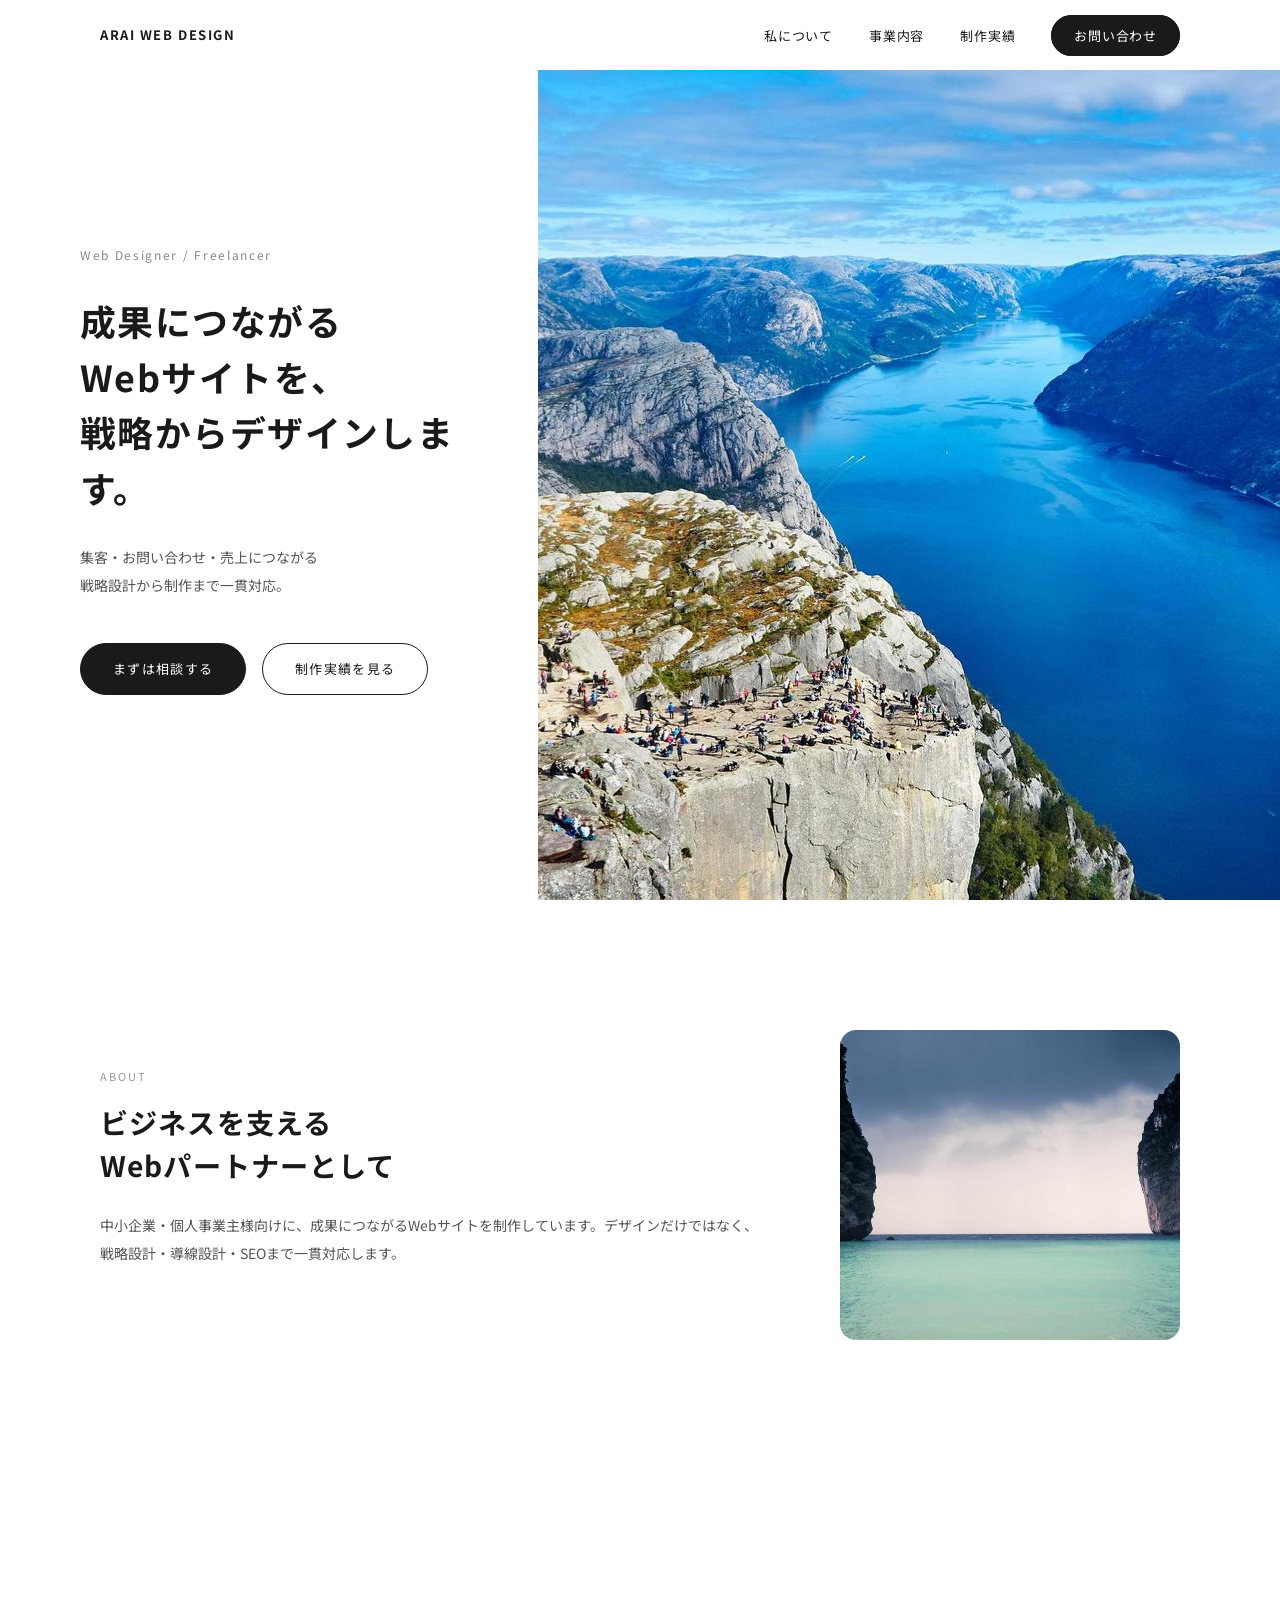
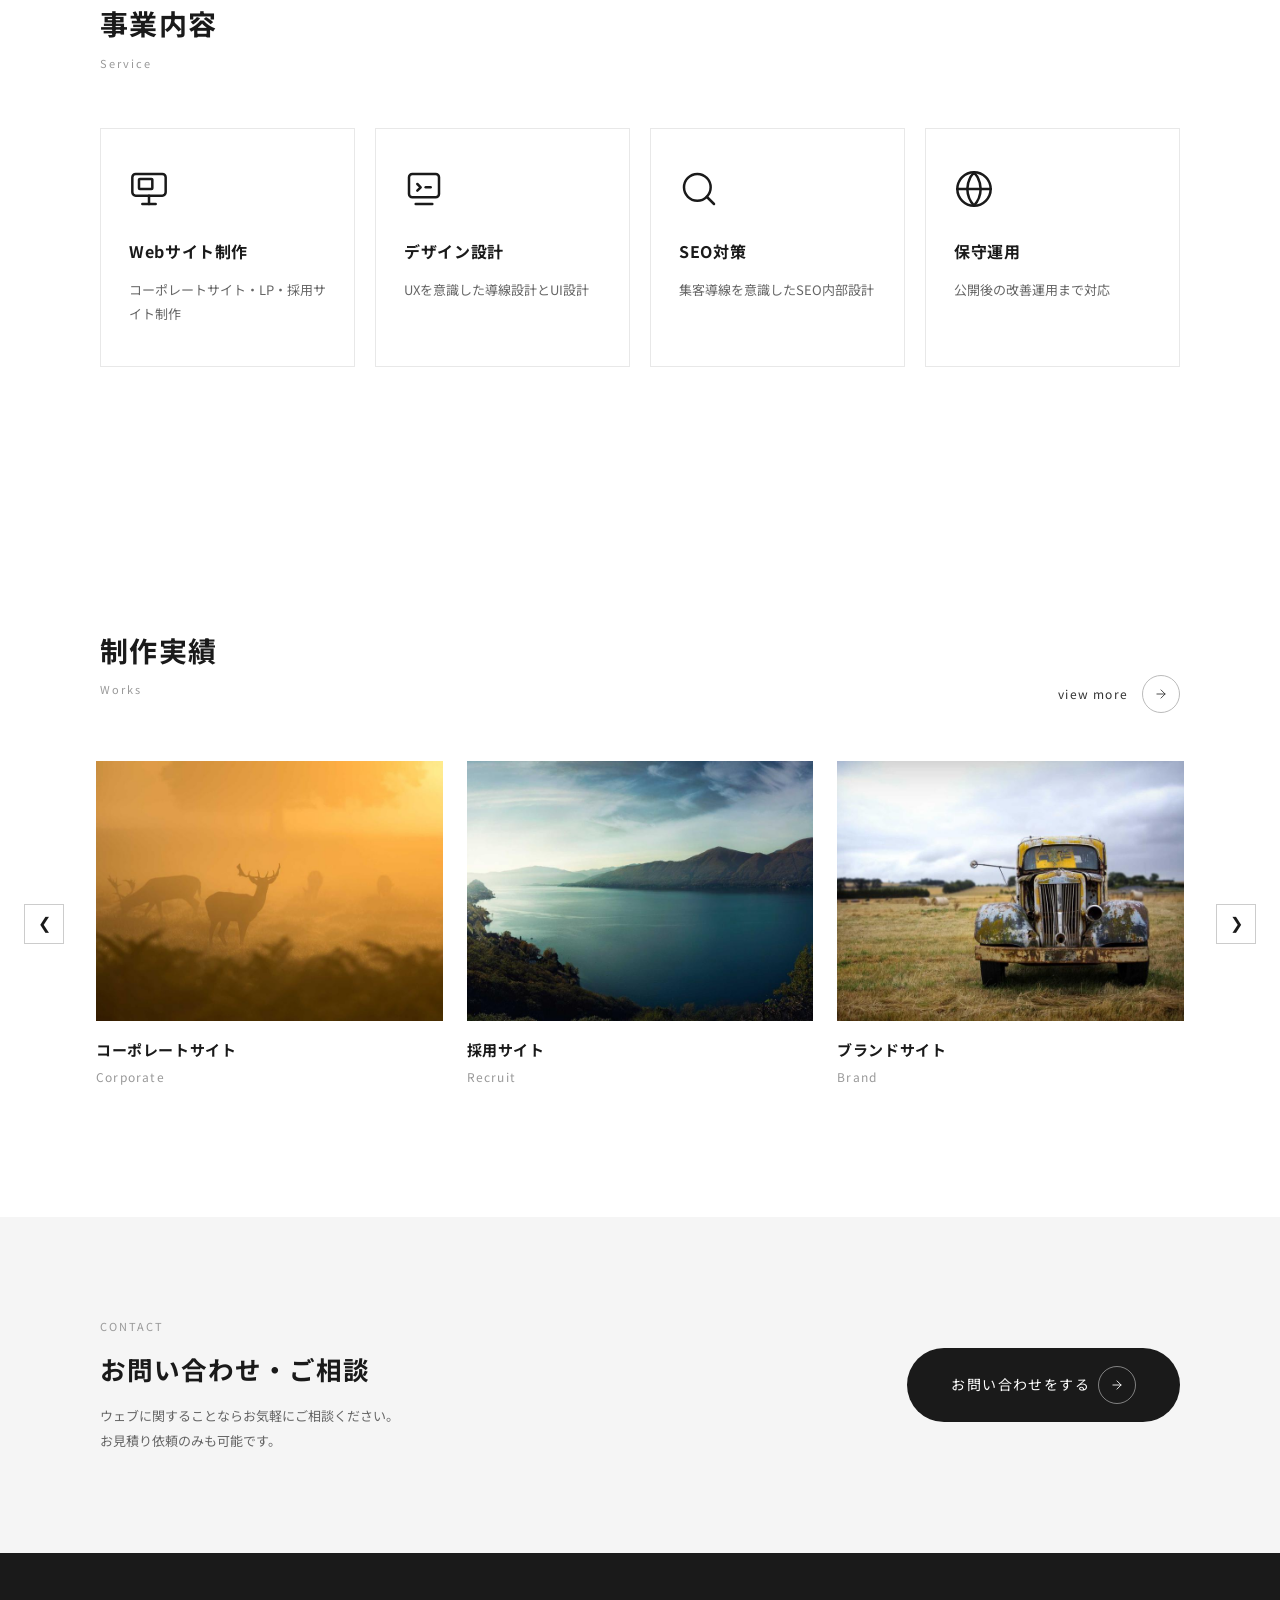
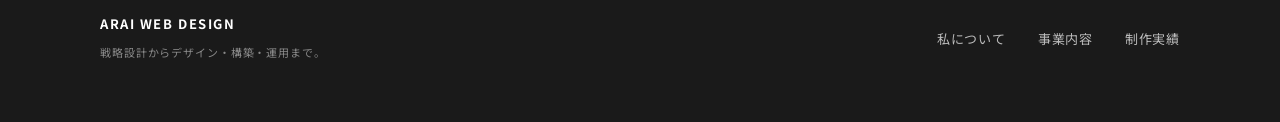
<file: index.html>
<!DOCTYPE html>
<html lang="ja">
<head>
  <meta charset="UTF-8">
  <meta name="viewport" content="width=device-width, initial-scale=1.0">
  <title>ARAI WEB DESIGN</title>
  <link rel="preconnect" href="https://fonts.googleapis.com">
  <link rel="preconnect" href="https://fonts.gstatic.com" crossorigin>
  <link href="https://fonts.googleapis.com/css2?family=Noto+Sans+JP:wght@400;500;700&display=swap" rel="stylesheet">
  <link rel="stylesheet" href="top.css">
</head>
<body>

  <!-- ===== Header ===== -->
  <header class="header" id="header">
    <div class="header__inner">
      <a href="#" class="header__logo">ARAI WEB DESIGN</a>
      <nav class="global-nav">
        <ul class="global-nav__list">
          <li><a href="#about"   class="global-nav__link">私について</a></li>
          <li><a href="#service" class="global-nav__link">事業内容</a></li>
          <li><a href="works.html" class="global-nav__link">制作実績</a></li>
          <li><a href="contact.php" class="global-nav__link global-nav__link--btn">お問い合わせ</a></li>
        </ul>
      </nav>
      <button class="hamburger" id="hamburger" aria-label="メニュー" aria-expanded="false">
        <span class="hamburger__line"></span>
        <span class="hamburger__line"></span>
        <span class="hamburger__line"></span>
      </button>
    </div>
  </header>

  <!-- ===== Mobile Nav ===== -->
  <nav class="mobile-nav" id="mobileNav">
    <button class="mobile-nav__close" id="mobileNavClose" aria-label="閉じる">
      <span></span><span></span>
    </button>
    <ul class="mobile-nav__list">
      <li><a href="#about"   class="mobile-nav__link">私について</a></li>
      <li><a href="#service" class="mobile-nav__link">事業内容</a></li>
      <li><a href="works.html" class="mobile-nav__link">制作実績</a></li>
      <li><a href="contact.php" class="mobile-nav__link">お問い合わせ</a></li>
    </ul>
  </nav>
  <div class="mobile-nav__overlay" id="mobileNavOverlay"></div>

  <main>

    <!-- ===== Hero ===== -->
    <section class="hero">
      <div class="hero__content">
        <p class="hero__label">Web Designer / Freelancer</p>
        <h1 class="hero__title">成果につながる<br>Webサイトを、<br>戦略からデザインします。</h1>
        <p class="hero__desc">集客・お問い合わせ・売上につながる<br>戦略設計から制作まで一貫対応。</p>
        <div class="hero__buttons">
          <a href="contact.php" class="btn btn--dark">まずは相談する</a>
          <a href="works.html" class="btn btn--outline">制作実績を見る</a>
        </div>
      </div>
      <!-- 実際の画像に差し替え: <img src="images/hero.jpg" alt=""> -->
      <div class="hero__image"></div>
    </section>

    <!-- ===== About ===== -->
    <section class="about" id="about">
      <div class="about__inner container">
        <div class="about__content">
          <p class="lbl">ABOUT</p>
          <h2 class="about__title">ビジネスを支える<br>Webパートナーとして</h2>
          <p class="about__desc">中小企業・個人事業主様向けに、成果につながるWebサイトを制作しています。デザインだけではなく、戦略設計・導線設計・SEOまで一貫対応します。</p>
        </div>
        <!-- 実際の画像に差し替え: <img src="images/about.jpg" alt=""> -->
        <div class="about__image"></div>
      </div>
    </section>

    <!-- ===== Service ===== -->
    <section class="service" id="service">
      <div class="service__inner container">
        <div class="service__heading">
          <h2 class="section-title">事業内容</h2>
          <p class="lbl">Service</p>
        </div>
        <div class="service__grid">

          <div class="service__card">
            <div class="service__icon">
              <svg xmlns="http://www.w3.org/2000/svg" viewBox="0 0 24 24" fill="none" stroke="currentColor" stroke-width="1.5" stroke-linecap="round" stroke-linejoin="round">
                <rect x="2" y="3" width="20" height="13" rx="2"/><rect x="6" y="6" width="8" height="6" rx="0.5"/>
                <line x1="8" y1="21" x2="16" y2="21"/><line x1="12" y1="16" x2="12" y2="21"/>
              </svg>
            </div>
            <h3 class="service__card-title">Webサイト制作</h3>
            <p class="service__card-desc">コーポレートサイト・LP・採用サイト制作</p>
          </div>

          <div class="service__card">
            <div class="service__icon">
              <svg xmlns="http://www.w3.org/2000/svg" viewBox="0 0 24 24" fill="none" stroke="currentColor" stroke-width="1.5" stroke-linecap="round" stroke-linejoin="round">
                <rect x="3" y="3" width="18" height="14" rx="2"/>
                <polyline points="8 13 10 11 8 9"/><line x1="13" y1="11" x2="16" y2="11"/>
                <line x1="7" y1="21" x2="17" y2="21"/>
              </svg>
            </div>
            <h3 class="service__card-title">デザイン設計</h3>
            <p class="service__card-desc">UXを意識した導線設計とUI設計</p>
          </div>

          <div class="service__card">
            <div class="service__icon">
              <svg xmlns="http://www.w3.org/2000/svg" viewBox="0 0 24 24" fill="none" stroke="currentColor" stroke-width="1.5" stroke-linecap="round" stroke-linejoin="round">
                <circle cx="11" cy="11" r="8"/>
                <line x1="21" y1="21" x2="16.65" y2="16.65"/>
              </svg>
            </div>
            <h3 class="service__card-title">SEO対策</h3>
            <p class="service__card-desc">集客導線を意識したSEO内部設計</p>
          </div>

          <div class="service__card">
            <div class="service__icon">
              <svg xmlns="http://www.w3.org/2000/svg" viewBox="0 0 24 24" fill="none" stroke="currentColor" stroke-width="1.5" stroke-linecap="round" stroke-linejoin="round">
                <circle cx="12" cy="12" r="10"/>
                <line x1="2" y1="12" x2="22" y2="12"/>
                <path d="M12 2a15.3 15.3 0 0 1 4 10 15.3 15.3 0 0 1-4 10 15.3 15.3 0 0 1-4-10 15.3 15.3 0 0 1 4-10z"/>
              </svg>
            </div>
            <h3 class="service__card-title">保守運用</h3>
            <p class="service__card-desc">公開後の改善運用まで対応</p>
          </div>

        </div>
      </div>
    </section>

    <!-- ===== Works ===== -->
    <section class="works" id="works">
      <div class="works__header container">
        <div>
          <h2 class="section-title">制作実績</h2>
          <p class="lbl">Works</p>
        </div>
        <a href="works.html" class="view-more">view more <span class="arrow-circle"><svg xmlns="http://www.w3.org/2000/svg" width="14" height="14" viewBox="0 0 24 24" fill="none" stroke="currentColor" stroke-width="1.5" stroke-linecap="round" stroke-linejoin="round"><line x1="5" y1="12" x2="19" y2="12"/><polyline points="12 5 19 12 12 19"/></svg></span></a>
      </div>

      <div class="slider" id="slider">
        <button class="slider__btn slider__btn--prev" aria-label="前へ">&#10094;</button>
        <div class="slider__viewport">
          <div class="slider__track" id="sliderTrack">
            <div class="slider__item">
              <a href="works-detail.html" class="slider__link">
                <div class="slider__img" style="background-image:url('images/works1.jpg')"></div>
                <p class="slider__title">コーポレートサイト</p>
                <p class="slider__label">Corporate</p>
              </a>
            </div>
            <div class="slider__item">
              <a href="works-detail.html" class="slider__link">
                <div class="slider__img" style="background-image:url('images/works2.jpg')"></div>
                <p class="slider__title">採用サイト</p>
                <p class="slider__label">Recruit</p>
              </a>
            </div>
            <div class="slider__item">
              <a href="works-detail.html" class="slider__link">
                <div class="slider__img" style="background-image:url('images/works3.jpg')"></div>
                <p class="slider__title">ブランドサイト</p>
                <p class="slider__label">Brand</p>
              </a>
            </div>
            <div class="slider__item">
              <a href="works-detail.html" class="slider__link">
                <div class="slider__img" style="background-image:url('images/works4.jpg')"></div>
                <p class="slider__title">ECサイト</p>
                <p class="slider__label">EC</p>
              </a>
            </div>
            <div class="slider__item">
              <a href="works-detail.html" class="slider__link">
                <div class="slider__img" style="background-image:url('images/works5.jpg')"></div>
                <p class="slider__title">メディアサイト</p>
                <p class="slider__label">Media</p>
              </a>
            </div>
          </div>
        </div>
        <button class="slider__btn slider__btn--next" aria-label="次へ">&#10095;</button>
      </div>
    </section>

    <!-- ===== Contact ===== -->
    <section class="contact" id="contact">
      <div class="contact__inner container">
        <div class="contact__content">
          <p class="lbl">CONTACT</p>
          <h2 class="contact__title">お問い合わせ・ご相談</h2>
          <p class="contact__desc">ウェブに関することならお気軽にご相談ください。<br>お見積り依頼のみも可能です。</p>
        </div>
        <a href="contact.php" class="btn btn--dark btn--pill">お問い合わせをする <span class="arrow-circle arrow-circle--light"><svg xmlns="http://www.w3.org/2000/svg" width="14" height="14" viewBox="0 0 24 24" fill="none" stroke="currentColor" stroke-width="1.5" stroke-linecap="round" stroke-linejoin="round"><line x1="5" y1="12" x2="19" y2="12"/><polyline points="12 5 19 12 12 19"/></svg></span></a>
      </div>
    </section>

  </main>

  <!-- ===== Footer ===== -->
  <footer class="footer">
    <div class="footer__inner container">
      <div class="footer__brand">
        <p class="footer__logo">ARAI WEB DESIGN</p>
        <p class="footer__tagline">戦略設計からデザイン・構築・運用まで。</p>
      </div>
      <nav>
        <ul class="footer__nav-list">
          <li><a href="#about">私について</a></li>
          <li><a href="#service">事業内容</a></li>
          <li><a href="works.html">制作実績</a></li>
        </ul>
      </nav>
    </div>
  </footer>

  <script src="top.js"></script>
</body>
</html>
</file>
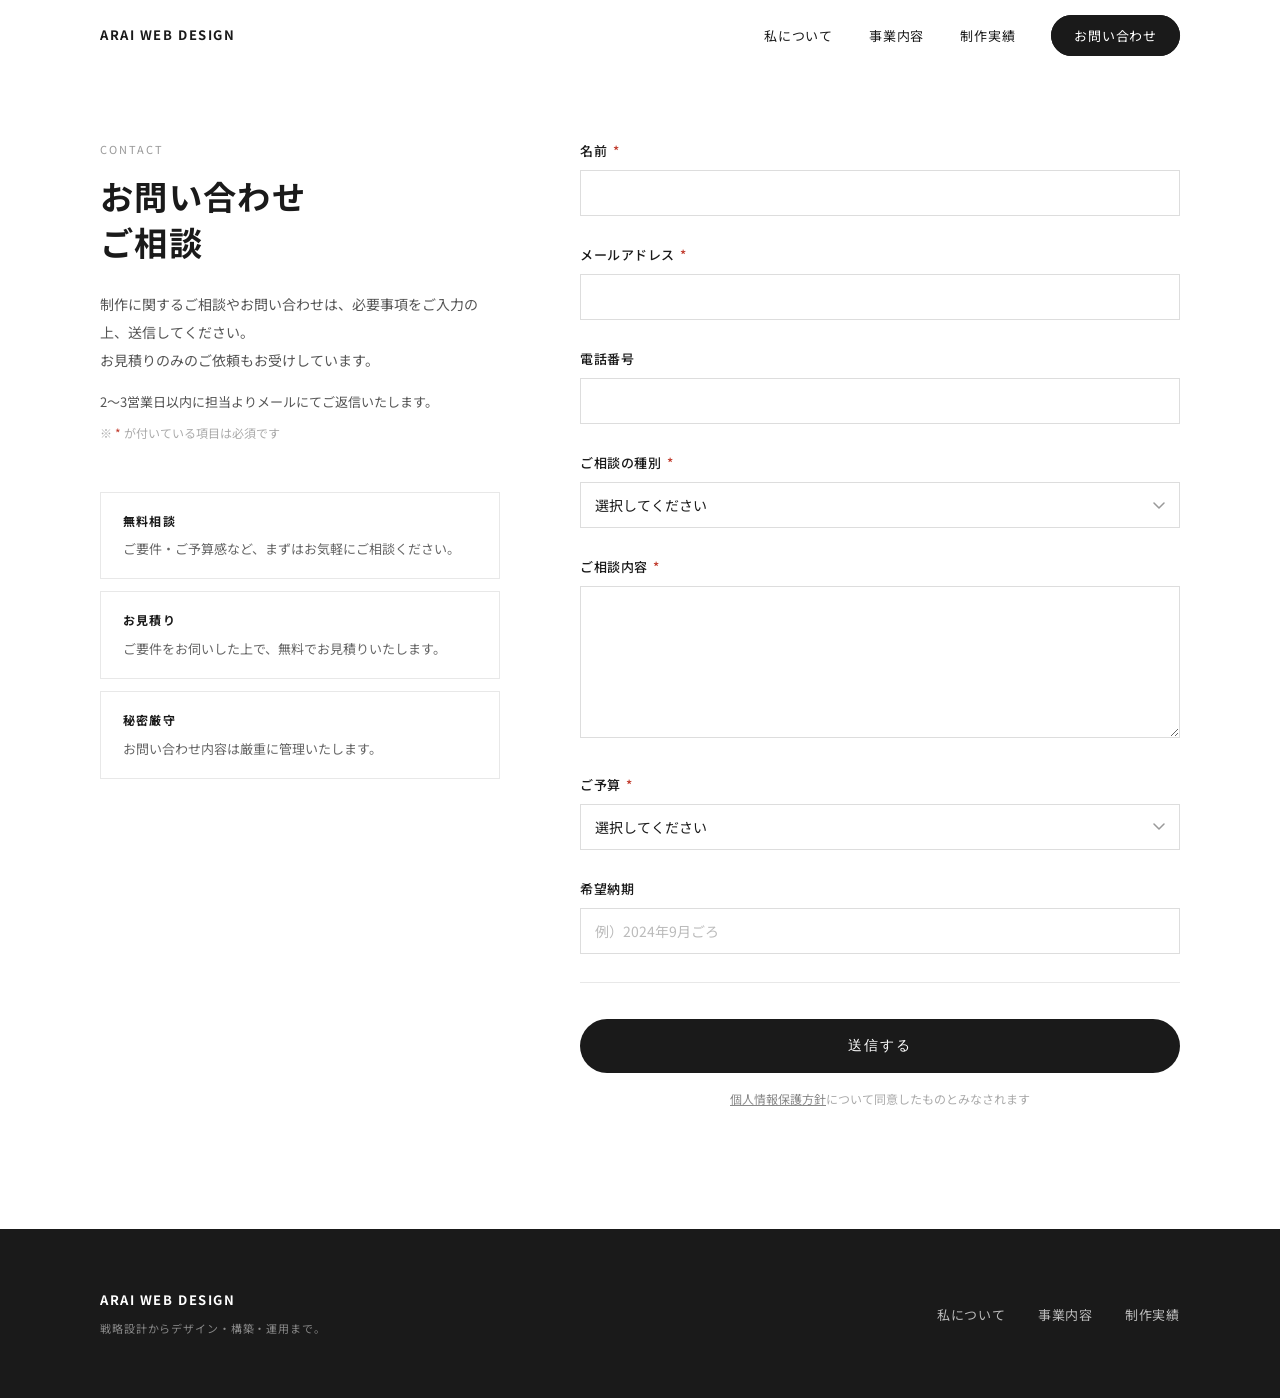
<file: contact.html>
<!DOCTYPE html>
<html lang="ja">
<head>
  <meta charset="UTF-8">
  <meta name="viewport" content="width=device-width, initial-scale=1.0">
  <title>お問い合わせ | ARAI WEB DESIGN</title>
  <link rel="preconnect" href="https://fonts.googleapis.com">
  <link rel="preconnect" href="https://fonts.gstatic.com" crossorigin>
  <link href="https://fonts.googleapis.com/css2?family=Noto+Sans+JP:wght@400;500;700&display=swap" rel="stylesheet">
  <link rel="stylesheet" href="top.css">
  <link rel="stylesheet" href="contact.css">
</head>
<body>

  <!-- ===== Header ===== -->
  <header class="header" id="header">
    <div class="header__inner">
      <a href="index.html" class="header__logo">ARAI WEB DESIGN</a>
      <nav class="global-nav">
        <ul class="global-nav__list">
          <li><a href="index.html#about"   class="global-nav__link">私について</a></li>
          <li><a href="index.html#service" class="global-nav__link">事業内容</a></li>
          <li><a href="works.html"         class="global-nav__link">制作実績</a></li>
          <li><a href="contact.php"       class="global-nav__link global-nav__link--btn">お問い合わせ</a></li>
        </ul>
      </nav>
      <button class="hamburger" id="hamburger" aria-label="メニュー" aria-expanded="false">
        <span class="hamburger__line"></span>
        <span class="hamburger__line"></span>
        <span class="hamburger__line"></span>
      </button>
    </div>
  </header>

  <!-- ===== Mobile Nav ===== -->
  <nav class="mobile-nav" id="mobileNav">
    <button class="mobile-nav__close" id="mobileNavClose" aria-label="閉じる">
      <span></span><span></span>
    </button>
    <ul class="mobile-nav__list">
      <li><a href="index.html#about"   class="mobile-nav__link">私について</a></li>
      <li><a href="index.html#service" class="mobile-nav__link">事業内容</a></li>
      <li><a href="works.html"         class="mobile-nav__link">制作実績</a></li>
      <li><a href="contact.php"       class="mobile-nav__link">お問い合わせ</a></li>
    </ul>
  </nav>
  <div class="mobile-nav__overlay" id="mobileNavOverlay"></div>

  <main>
    <section class="cp">
      <div class="container">
        <div class="cp__grid">

          <!-- ===== Left: Info ===== -->
          <div class="cp-info">
            <p class="lbl">CONTACT</p>
            <h1 class="cp-info__title">お問い合わせ<br>ご相談</h1>
            <p class="cp-info__desc">
              制作に関するご相談やお問い合わせは、必要事項をご入力の上、送信してください。<br>
              お見積りのみのご依頼もお受けしています。
            </p>
            <p class="cp-info__reply">2〜3営業日以内に担当よりメールにてご返信いたします。</p>
            <p class="cp-info__req">※ <em>*</em> が付いている項目は必須です</p>

            <dl class="cp-info__cards">
              <div class="cp-info__card">
                <dt>無料相談</dt>
                <dd>ご要件・ご予算感など、まずはお気軽にご相談ください。</dd>
              </div>
              <div class="cp-info__card">
                <dt>お見積り</dt>
                <dd>ご要件をお伺いした上で、無料でお見積りいたします。</dd>
              </div>
              <div class="cp-info__card">
                <dt>秘密厳守</dt>
                <dd>お問い合わせ内容は厳重に管理いたします。</dd>
              </div>
            </dl>
          </div>

          <!-- ===== Right: Form ===== -->
          <form class="c-form" action="#" method="post" novalidate>

            <!-- 名前 -->
            <div class="c-form__group">
              <label class="c-form__label">名前 <span class="c-form__req">*</span></label>
              <input type="text" class="c-form__input" name="name" autocomplete="name" required>
            </div>

            <!-- メール -->
            <div class="c-form__group">
              <label class="c-form__label">メールアドレス <span class="c-form__req">*</span></label>
              <input type="email" class="c-form__input" name="email" autocomplete="email" required>
            </div>

            <!-- 電話番号 -->
            <div class="c-form__group">
              <label class="c-form__label">電話番号</label>
              <input type="tel" class="c-form__input" name="tel" autocomplete="tel">
            </div>

            <!-- ご相談の種別 -->
            <div class="c-form__group">
              <label class="c-form__label">ご相談の種別 <span class="c-form__req">*</span></label>
              <select class="c-form__select" name="type" required>
                <option value="" disabled selected>選択してください</option>
                <option>Webサイト制作（コーポレート）</option>
                <option>LP制作</option>
                <option>採用サイト制作</option>
                <option>ECサイト制作</option>
                <option>デザイン設計・UI改善</option>
                <option>SEO対策</option>
                <option>保守・運用</option>
                <option>その他</option>
              </select>
            </div>

            <!-- ご相談内容 -->
            <div class="c-form__group">
              <label class="c-form__label">ご相談内容 <span class="c-form__req">*</span></label>
              <textarea class="c-form__textarea" name="message" rows="5" required></textarea>
            </div>

            <!-- ご予算 -->
            <div class="c-form__group">
              <label class="c-form__label">ご予算 <span class="c-form__req">*</span></label>
              <select class="c-form__select" name="budget" required>
                <option value="" disabled selected>選択してください</option>
                <option>30万円未満</option>
                <option>30〜50万円</option>
                <option>50〜100万円</option>
                <option>100〜200万円</option>
                <option>200万円以上</option>
                <option>未定・要相談</option>
              </select>
            </div>

            <!-- 希望納期 -->
            <div class="c-form__group">
              <label class="c-form__label">希望納期</label>
              <input type="text" class="c-form__input" name="deadline" placeholder="例）2024年9月ごろ">
            </div>

            <!-- Submit -->
            <div class="c-form__footer">
              <button type="submit" class="c-form__submit btn btn--dark">送信する</button>
              <p class="c-form__privacy">
                <a href="#">個人情報保護方針</a>について同意したものとみなされます
              </p>
            </div>

          </form>

        </div>
      </div>
    </section>
  </main>

  <!-- ===== Footer ===== -->
  <footer class="footer">
    <div class="footer__inner container">
      <div class="footer__brand">
        <p class="footer__logo">ARAI WEB DESIGN</p>
        <p class="footer__tagline">戦略設計からデザイン・構築・運用まで。</p>
      </div>
      <nav>
        <ul class="footer__nav-list">
          <li><a href="index.html#about">私について</a></li>
          <li><a href="index.html#service">事業内容</a></li>
          <li><a href="works.html">制作実績</a></li>
        </ul>
      </nav>
    </div>
  </footer>

  <script src="top.js"></script>
</body>
</html>
</file>
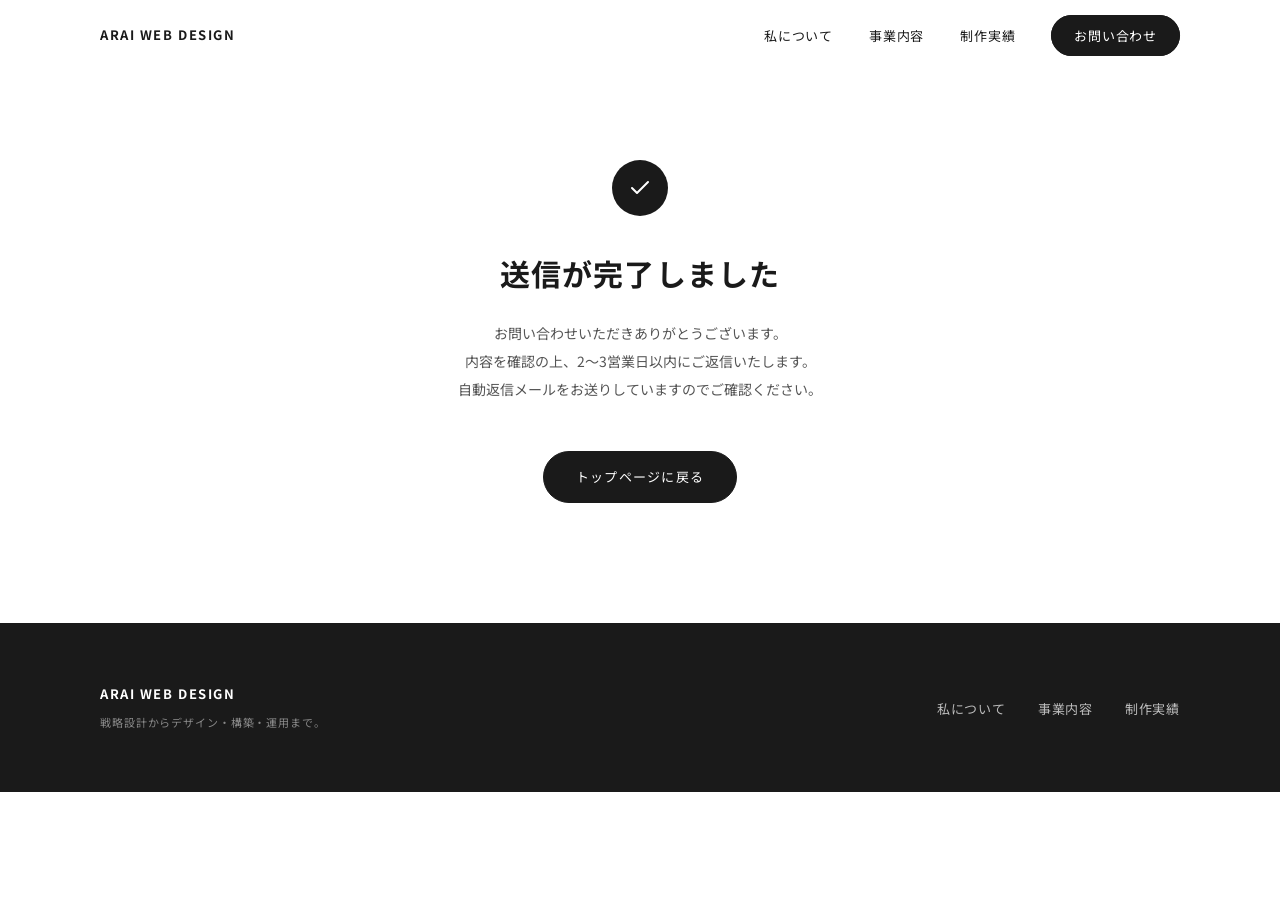
<file: thanks.html>
<!DOCTYPE html>
<html lang="ja">
<head>
  <meta charset="UTF-8">
  <meta name="viewport" content="width=device-width, initial-scale=1.0">
  <title>送信完了 | ARAI WEB DESIGN</title>
  <link rel="preconnect" href="https://fonts.googleapis.com">
  <link rel="preconnect" href="https://fonts.gstatic.com" crossorigin>
  <link href="https://fonts.googleapis.com/css2?family=Noto+Sans+JP:wght@400;500;700&display=swap" rel="stylesheet">
  <link rel="stylesheet" href="top.css">
  <style>
    .thanks {
      padding: 160px 0 120px;
      text-align: center;
    }
    .thanks__icon {
      width: 56px;
      height: 56px;
      border-radius: 50%;
      background: #1a1a1a;
      display: flex;
      align-items: center;
      justify-content: center;
      margin: 0 auto 32px;
    }
    .thanks__icon svg {
      stroke: #fff;
    }
    .thanks__title {
      font-size: clamp(22px, 2.4vw, 30px);
      font-weight: 700;
      letter-spacing: 0.04em;
      margin-bottom: 20px;
    }
    .thanks__desc {
      font-size: 14px;
      color: #555;
      line-height: 2;
      margin-bottom: 48px;
    }
  </style>
</head>
<body>

  <!-- ===== Header ===== -->
  <header class="header" id="header">
    <div class="header__inner">
      <a href="index.html" class="header__logo">ARAI WEB DESIGN</a>
      <nav class="global-nav">
        <ul class="global-nav__list">
          <li><a href="index.html#about"   class="global-nav__link">私について</a></li>
          <li><a href="index.html#service" class="global-nav__link">事業内容</a></li>
          <li><a href="works.html"         class="global-nav__link">制作実績</a></li>
          <li><a href="contact.php"        class="global-nav__link global-nav__link--btn">お問い合わせ</a></li>
        </ul>
      </nav>
      <button class="hamburger" id="hamburger" aria-label="メニュー" aria-expanded="false">
        <span class="hamburger__line"></span>
        <span class="hamburger__line"></span>
        <span class="hamburger__line"></span>
      </button>
    </div>
  </header>

  <!-- ===== Mobile Nav ===== -->
  <nav class="mobile-nav" id="mobileNav">
    <button class="mobile-nav__close" id="mobileNavClose" aria-label="閉じる">
      <span></span><span></span>
    </button>
    <ul class="mobile-nav__list">
      <li><a href="index.html#about"   class="mobile-nav__link">私について</a></li>
      <li><a href="index.html#service" class="mobile-nav__link">事業内容</a></li>
      <li><a href="works.html"         class="mobile-nav__link">制作実績</a></li>
      <li><a href="contact.php"        class="mobile-nav__link">お問い合わせ</a></li>
    </ul>
  </nav>
  <div class="mobile-nav__overlay" id="mobileNavOverlay"></div>

  <main>
    <section class="thanks">
      <div class="container">
        <div class="thanks__icon">
          <svg xmlns="http://www.w3.org/2000/svg" width="24" height="24" viewBox="0 0 24 24" fill="none" stroke="currentColor" stroke-width="2" stroke-linecap="round" stroke-linejoin="round">
            <polyline points="20 6 9 17 4 12"/>
          </svg>
        </div>
        <h1 class="thanks__title">送信が完了しました</h1>
        <p class="thanks__desc">
          お問い合わせいただきありがとうございます。<br>
          内容を確認の上、2〜3営業日以内にご返信いたします。<br>
          自動返信メールをお送りしていますのでご確認ください。
        </p>
        <a href="index.html" class="btn btn--dark">トップページに戻る</a>
      </div>
    </section>
  </main>

  <!-- ===== Footer ===== -->
  <footer class="footer">
    <div class="footer__inner container">
      <div class="footer__brand">
        <p class="footer__logo">ARAI WEB DESIGN</p>
        <p class="footer__tagline">戦略設計からデザイン・構築・運用まで。</p>
      </div>
      <nav>
        <ul class="footer__nav-list">
          <li><a href="index.html#about">私について</a></li>
          <li><a href="index.html#service">事業内容</a></li>
          <li><a href="works.html">制作実績</a></li>
        </ul>
      </nav>
    </div>
  </footer>

  <script src="top.js"></script>
</body>
</html>
</file>
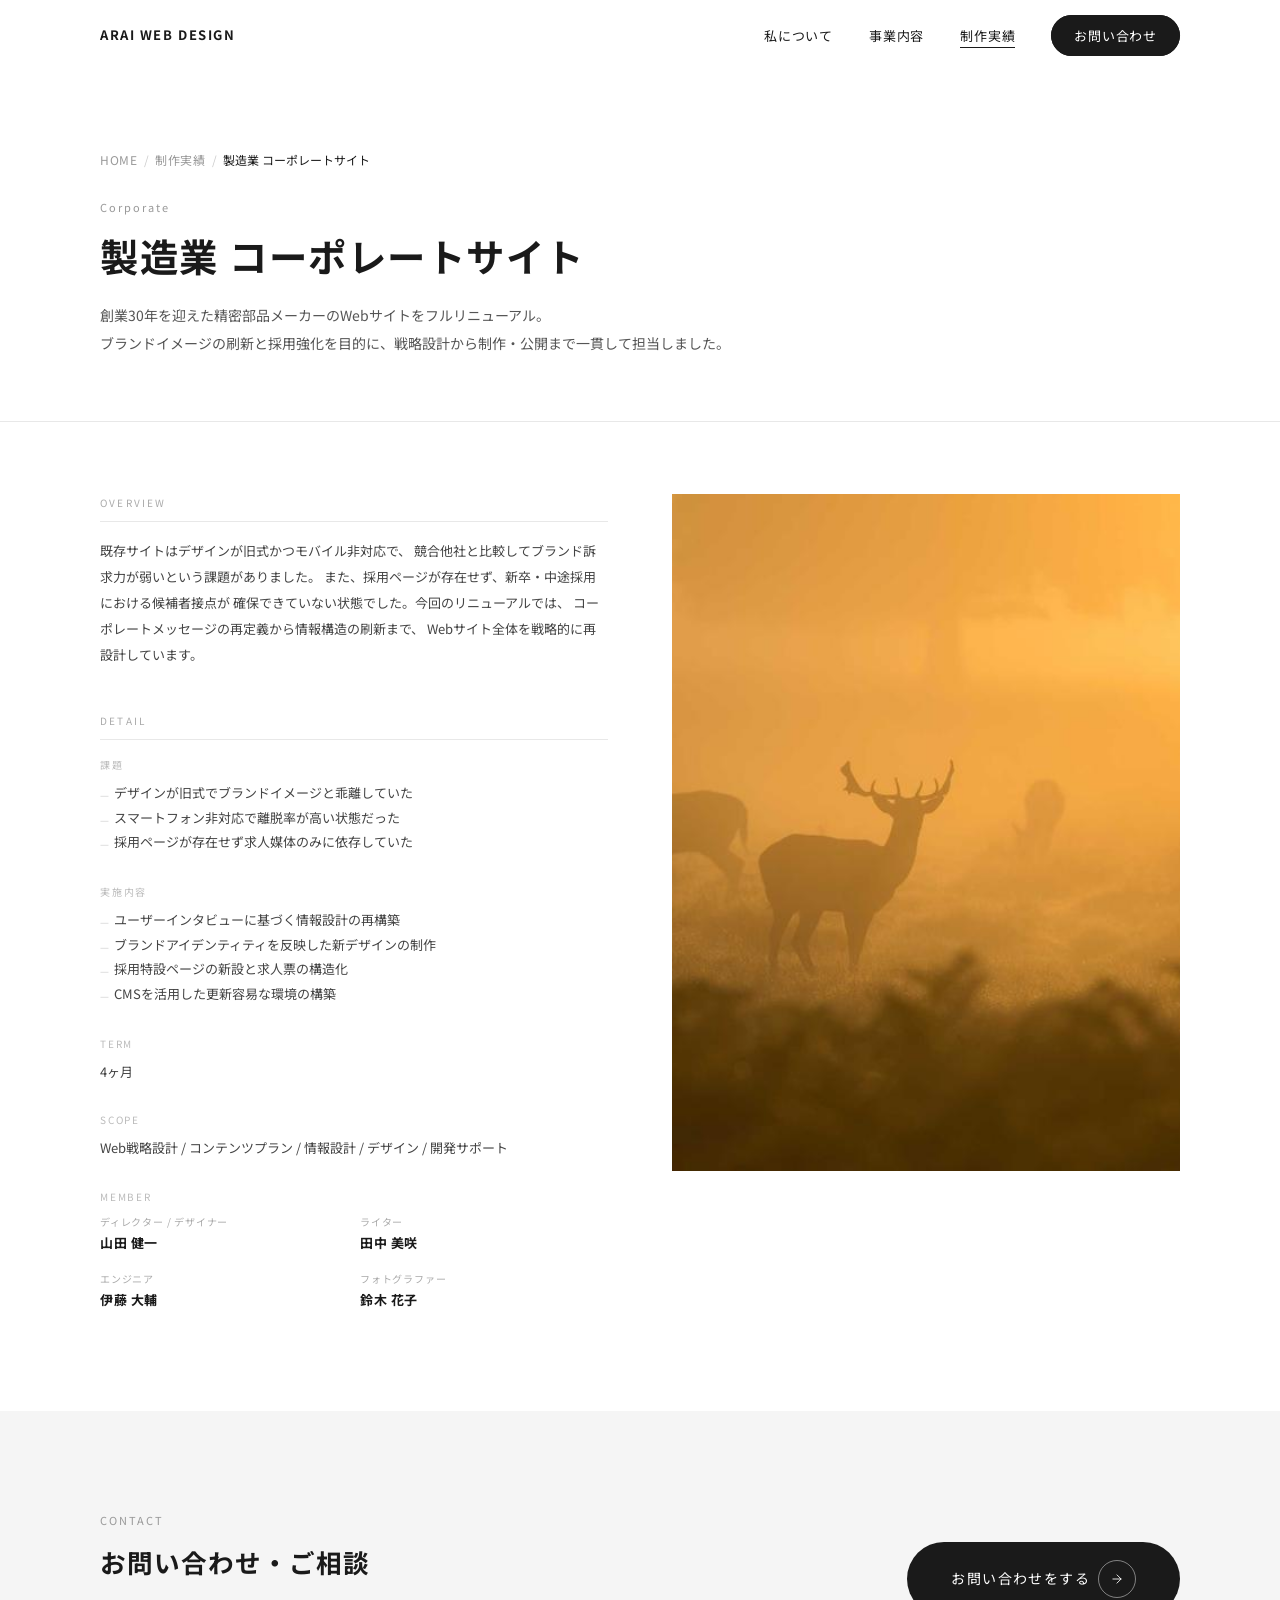
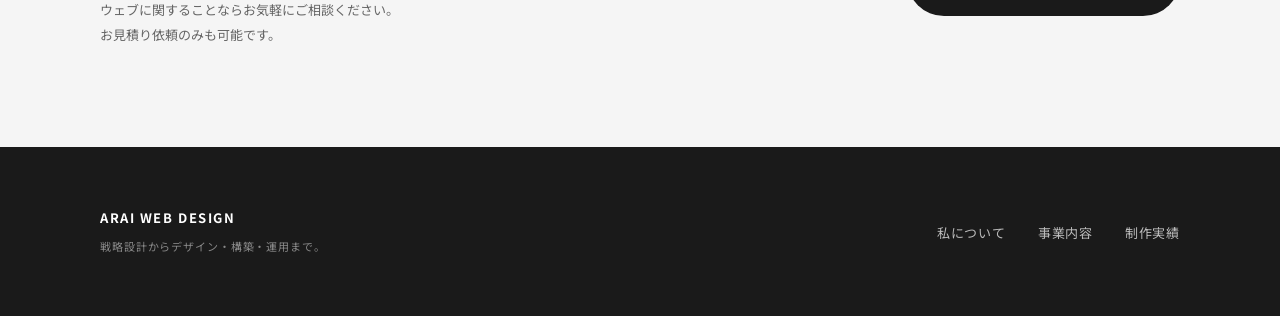
<file: works-detail.html>
<!DOCTYPE html>
<html lang="ja">
<head>
  <meta charset="UTF-8">
  <meta name="viewport" content="width=device-width, initial-scale=1.0">
  <title>製造業 コーポレートサイト | ARAI WEB DESIGN</title>
  <link rel="preconnect" href="https://fonts.googleapis.com">
  <link rel="preconnect" href="https://fonts.gstatic.com" crossorigin>
  <link href="https://fonts.googleapis.com/css2?family=Noto+Sans+JP:wght@400;500;700&display=swap" rel="stylesheet">
  <link rel="stylesheet" href="top.css">
  <link rel="stylesheet" href="works.css">
  <link rel="stylesheet" href="works-detail.css">
</head>
<body>

  <!-- ===== Header ===== -->
  <header class="header" id="header">
    <div class="header__inner">
      <a href="index.html" class="header__logo">ARAI WEB DESIGN</a>
      <nav class="global-nav">
        <ul class="global-nav__list">
          <li><a href="index.html#about"   class="global-nav__link">私について</a></li>
          <li><a href="index.html#service" class="global-nav__link">事業内容</a></li>
          <li><a href="works.html"         class="global-nav__link global-nav__link--current">制作実績</a></li>
          <li><a href="contact.php" class="global-nav__link global-nav__link--btn">お問い合わせ</a></li>
        </ul>
      </nav>
      <button class="hamburger" id="hamburger" aria-label="メニュー" aria-expanded="false">
        <span class="hamburger__line"></span>
        <span class="hamburger__line"></span>
        <span class="hamburger__line"></span>
      </button>
    </div>
  </header>

  <!-- ===== Mobile Nav ===== -->
  <nav class="mobile-nav" id="mobileNav">
    <button class="mobile-nav__close" id="mobileNavClose" aria-label="閉じる">
      <span></span><span></span>
    </button>
    <ul class="mobile-nav__list">
      <li><a href="index.html#about"   class="mobile-nav__link">私について</a></li>
      <li><a href="index.html#service" class="mobile-nav__link">事業内容</a></li>
      <li><a href="works.html"         class="mobile-nav__link">制作実績</a></li>
      <li><a href="contact.php" class="mobile-nav__link">お問い合わせ</a></li>
    </ul>
  </nav>
  <div class="mobile-nav__overlay" id="mobileNavOverlay"></div>

  <main>

    <!-- ===== Page Header ===== -->
    <section class="wd-header">
      <div class="container">
        <nav class="breadcrumb" aria-label="パンくず">
          <a href="index.html" class="breadcrumb__link">HOME</a>
          <span class="breadcrumb__sep">/</span>
          <a href="works.html" class="breadcrumb__link">制作実績</a>
          <span class="breadcrumb__sep">/</span>
          <span class="breadcrumb__current">製造業 コーポレートサイト</span>
        </nav>
        <p class="lbl">Corporate</p>
        <h1 class="wd-header__title">製造業 コーポレートサイト</h1>
        <p class="wd-header__desc">
          創業30年を迎えた精密部品メーカーのWebサイトをフルリニューアル。<br>
          ブランドイメージの刷新と採用強化を目的に、戦略設計から制作・公開まで一貫して担当しました。
        </p>
      </div>
    </section>

    <!-- ===== Detail Body ===== -->
    <section class="wd-body">
      <div class="container">
        <div class="wd-body__grid">

          <!-- ── Left: Project Info ── -->
          <aside class="wd-info">

            <div class="wd-info__block">
              <p class="wd-info__head">OVERVIEW</p>
              <p class="wd-info__text">
                既存サイトはデザインが旧式かつモバイル非対応で、
                競合他社と比較してブランド訴求力が弱いという課題がありました。
                また、採用ページが存在せず、新卒・中途採用における候補者接点が
                確保できていない状態でした。今回のリニューアルでは、
                コーポレートメッセージの再定義から情報構造の刷新まで、
                Webサイト全体を戦略的に再設計しています。
              </p>
            </div>

            <div class="wd-info__block">
              <p class="wd-info__head">DETAIL</p>

              <div class="wd-info__row">
                <p class="wd-info__label">課題</p>
                <ul class="wd-info__bullets">
                  <li>デザインが旧式でブランドイメージと乖離していた</li>
                  <li>スマートフォン非対応で離脱率が高い状態だった</li>
                  <li>採用ページが存在せず求人媒体のみに依存していた</li>
                </ul>
              </div>

              <div class="wd-info__row">
                <p class="wd-info__label">実施内容</p>
                <ul class="wd-info__bullets">
                  <li>ユーザーインタビューに基づく情報設計の再構築</li>
                  <li>ブランドアイデンティティを反映した新デザインの制作</li>
                  <li>採用特設ページの新設と求人票の構造化</li>
                  <li>CMSを活用した更新容易な環境の構築</li>
                </ul>
              </div>

              <div class="wd-info__row">
                <p class="wd-info__label">TERM</p>
                <p class="wd-info__value">4ヶ月</p>
              </div>

              <div class="wd-info__row">
                <p class="wd-info__label">SCOPE</p>
                <p class="wd-info__value">Web戦略設計 / コンテンツプラン / 情報設計 / デザイン / 開発サポート</p>
              </div>

              <div class="wd-info__row">
                <p class="wd-info__label">MEMBER</p>
                <div class="wd-info__members">
                  <div class="wd-info__member">
                    <p class="wd-info__member-role">ディレクター / デザイナー</p>
                    <p class="wd-info__member-name">山田 健一</p>
                  </div>
                  <div class="wd-info__member">
                    <p class="wd-info__member-role">ライター</p>
                    <p class="wd-info__member-name">田中 美咲</p>
                  </div>
                  <div class="wd-info__member">
                    <p class="wd-info__member-role">エンジニア</p>
                    <p class="wd-info__member-name">伊藤 大輔</p>
                  </div>
                  <div class="wd-info__member">
                    <p class="wd-info__member-role">フォトグラファー</p>
                    <p class="wd-info__member-name">鈴木 花子</p>
                  </div>
                </div>
              </div>

            </div>
          </aside><!-- /wd-info -->

          <!-- ── Right: Screenshot ── -->
          <div class="wd-shots">
            <div class="wd-shot" style="background-image:url('images/works1.jpg')"></div>
          </div>

        </div><!-- /wd-body__grid -->
      </div>
    </section>

    <!-- ===== Contact ===== -->
    <section class="contact">
      <div class="contact__inner container">
        <div class="contact__content">
          <p class="lbl">CONTACT</p>
          <h2 class="contact__title">お問い合わせ・ご相談</h2>
          <p class="contact__desc">ウェブに関することならお気軽にご相談ください。<br>お見積り依頼のみも可能です。</p>
        </div>
        <a href="contact.php" class="btn btn--dark btn--pill">お問い合わせをする <span class="arrow-circle arrow-circle--light"><svg xmlns="http://www.w3.org/2000/svg" width="14" height="14" viewBox="0 0 24 24" fill="none" stroke="currentColor" stroke-width="1.5" stroke-linecap="round" stroke-linejoin="round"><line x1="5" y1="12" x2="19" y2="12"/><polyline points="12 5 19 12 12 19"/></svg></span></a>
      </div>
    </section>

  </main>

  <!-- ===== Footer ===== -->
  <footer class="footer">
    <div class="footer__inner container">
      <div class="footer__brand">
        <p class="footer__logo">ARAI WEB DESIGN</p>
        <p class="footer__tagline">戦略設計からデザイン・構築・運用まで。</p>
      </div>
      <nav>
        <ul class="footer__nav-list">
          <li><a href="index.html#about">私について</a></li>
          <li><a href="index.html#service">事業内容</a></li>
          <li><a href="works.html">制作実績</a></li>
        </ul>
      </nav>
    </div>
  </footer>

  <script src="top.js"></script>
</body>
</html>
</file>
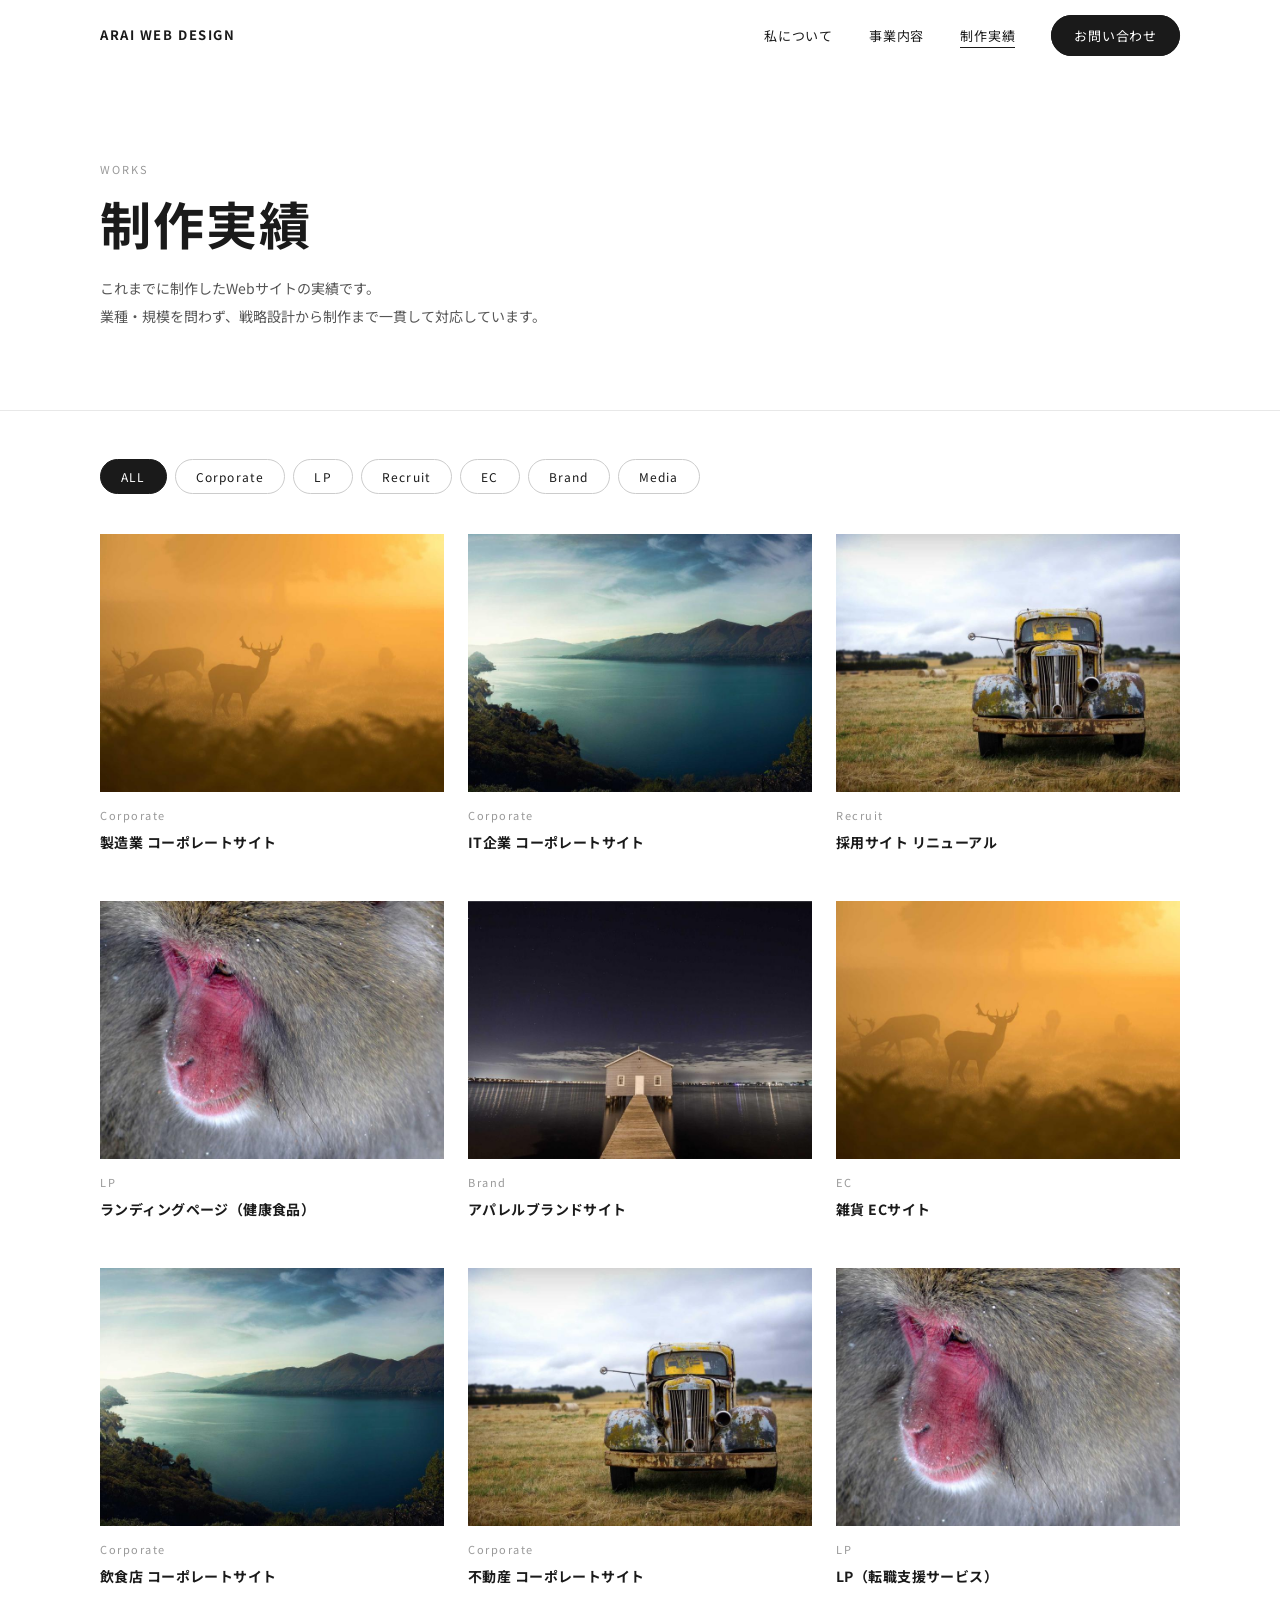
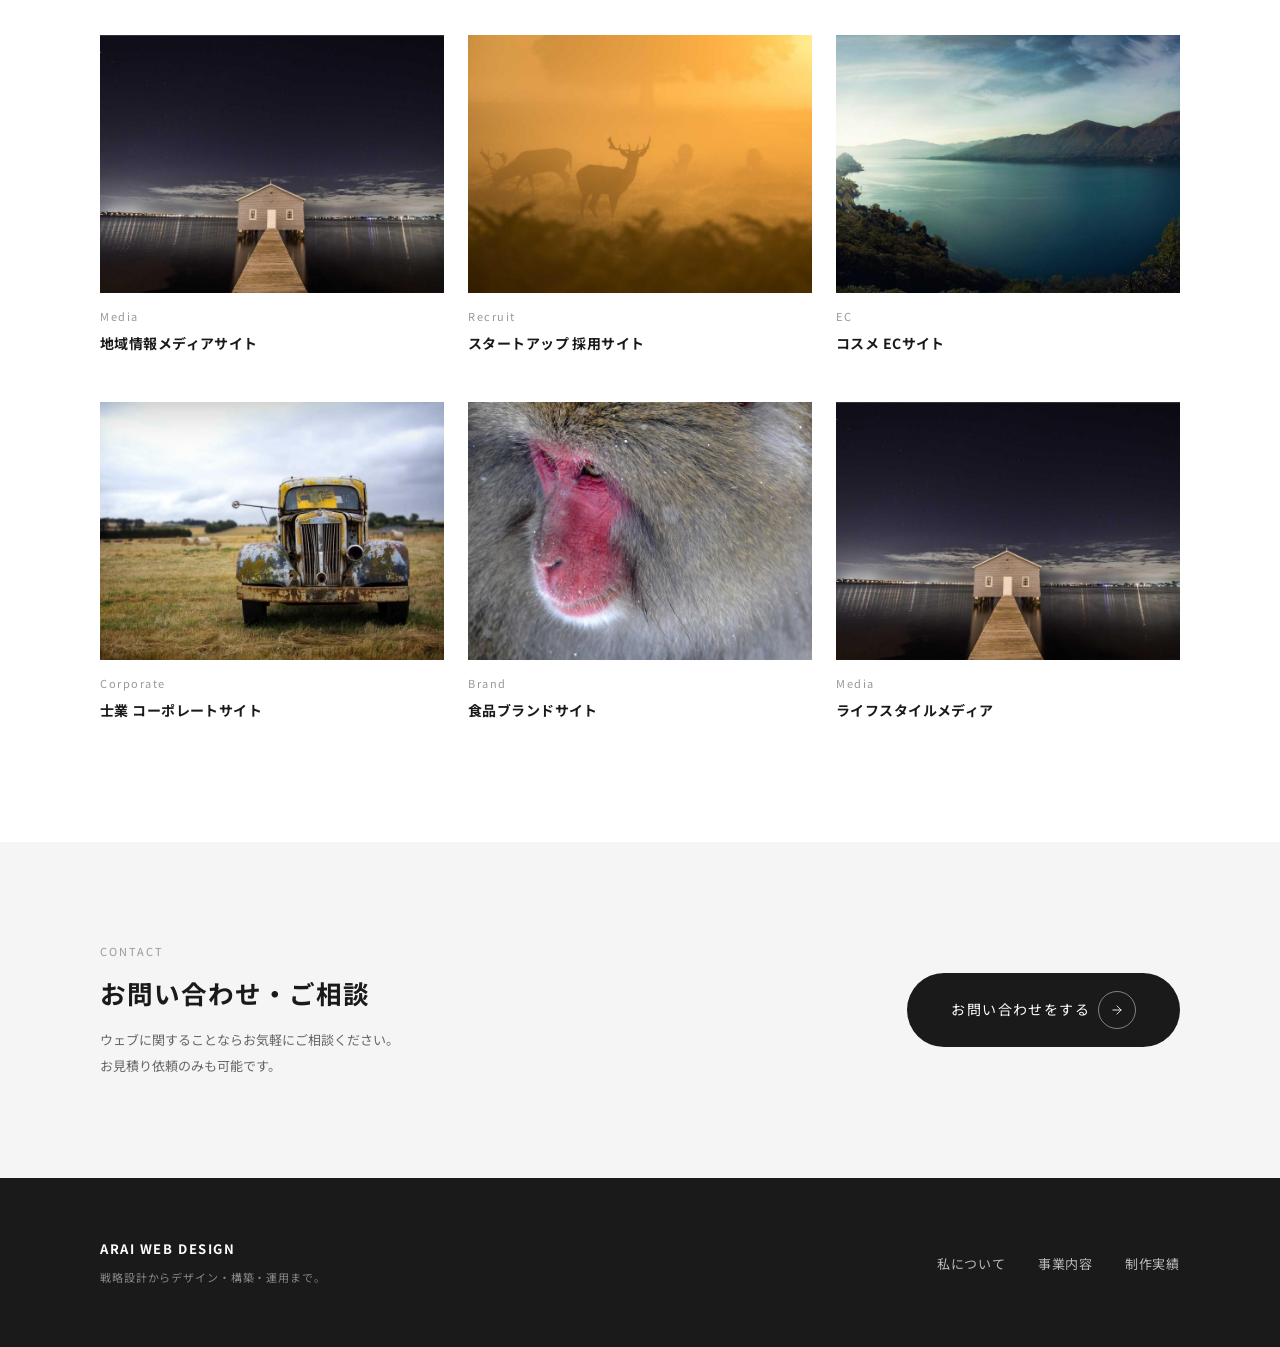
<file: works.html>
<!DOCTYPE html>
<html lang="ja">
<head>
  <meta charset="UTF-8">
  <meta name="viewport" content="width=device-width, initial-scale=1.0">
  <title>制作実績 | ARAI WEB DESIGN</title>
  <link rel="preconnect" href="https://fonts.googleapis.com">
  <link rel="preconnect" href="https://fonts.gstatic.com" crossorigin>
  <link href="https://fonts.googleapis.com/css2?family=Noto+Sans+JP:wght@400;500;700&display=swap" rel="stylesheet">
  <link rel="stylesheet" href="top.css">
  <link rel="stylesheet" href="works.css">
</head>
<body>

  <!-- ===== Header ===== -->
  <header class="header" id="header">
    <div class="header__inner">
      <a href="index.html" class="header__logo">ARAI WEB DESIGN</a>
      <nav class="global-nav">
        <ul class="global-nav__list">
          <li><a href="index.html#about"   class="global-nav__link">私について</a></li>
          <li><a href="index.html#service" class="global-nav__link">事業内容</a></li>
          <li><a href="works.html"         class="global-nav__link global-nav__link--current">制作実績</a></li>
          <li><a href="contact.php" class="global-nav__link global-nav__link--btn">お問い合わせ</a></li>
        </ul>
      </nav>
      <button class="hamburger" id="hamburger" aria-label="メニュー" aria-expanded="false">
        <span class="hamburger__line"></span>
        <span class="hamburger__line"></span>
        <span class="hamburger__line"></span>
      </button>
    </div>
  </header>

  <!-- ===== Mobile Nav ===== -->
  <nav class="mobile-nav" id="mobileNav">
    <button class="mobile-nav__close" id="mobileNavClose" aria-label="閉じる">
      <span></span><span></span>
    </button>
    <ul class="mobile-nav__list">
      <li><a href="index.html#about"   class="mobile-nav__link">私について</a></li>
      <li><a href="index.html#service" class="mobile-nav__link">事業内容</a></li>
      <li><a href="works.html"         class="mobile-nav__link">制作実績</a></li>
      <li><a href="contact.php" class="mobile-nav__link">お問い合わせ</a></li>
    </ul>
  </nav>
  <div class="mobile-nav__overlay" id="mobileNavOverlay"></div>

  <main>

    <!-- ===== Page Hero ===== -->
    <section class="page-hero">
      <div class="container">
        <p class="lbl">WORKS</p>
        <h1 class="page-hero__title">制作実績</h1>
        <p class="page-hero__desc">これまでに制作したWebサイトの実績です。<br>業種・規模を問わず、戦略設計から制作まで一貫して対応しています。</p>
      </div>
    </section>

    <!-- ===== Works List ===== -->
    <section class="works-list">
      <div class="container">

        <!-- Filter -->
        <div class="works-filter">
          <button class="works-filter__btn active" data-filter="all">ALL</button>
          <button class="works-filter__btn" data-filter="corporate">Corporate</button>
          <button class="works-filter__btn" data-filter="lp">LP</button>
          <button class="works-filter__btn" data-filter="recruit">Recruit</button>
          <button class="works-filter__btn" data-filter="ec">EC</button>
          <button class="works-filter__btn" data-filter="brand">Brand</button>
          <button class="works-filter__btn" data-filter="media">Media</button>
        </div>

        <!-- Grid -->
        <ul class="works-grid" id="worksGrid">

          <li class="work-item" data-category="corporate">
            <a href="works-detail.html" class="work-item__link">
              <div class="work-item__img" style="background-image:url('images/works1.jpg')"></div>
              <p class="work-item__cat">Corporate</p>
              <h2 class="work-item__title">製造業 コーポレートサイト</h2>
            </a>
          </li>

          <li class="work-item" data-category="corporate">
            <a href="#" class="work-item__link">
              <div class="work-item__img" style="background-image:url('images/works2.jpg')"></div>
              <p class="work-item__cat">Corporate</p>
              <h2 class="work-item__title">IT企業 コーポレートサイト</h2>
            </a>
          </li>

          <li class="work-item" data-category="recruit">
            <a href="#" class="work-item__link">
              <div class="work-item__img" style="background-image:url('images/works3.jpg')"></div>
              <p class="work-item__cat">Recruit</p>
              <h2 class="work-item__title">採用サイト リニューアル</h2>
            </a>
          </li>

          <li class="work-item" data-category="lp">
            <a href="#" class="work-item__link">
              <div class="work-item__img" style="background-image:url('images/works4.jpg')"></div>
              <p class="work-item__cat">LP</p>
              <h2 class="work-item__title">ランディングページ（健康食品）</h2>
            </a>
          </li>

          <li class="work-item" data-category="brand">
            <a href="#" class="work-item__link">
              <div class="work-item__img" style="background-image:url('images/works5.jpg')"></div>
              <p class="work-item__cat">Brand</p>
              <h2 class="work-item__title">アパレルブランドサイト</h2>
            </a>
          </li>

          <li class="work-item" data-category="ec">
            <a href="#" class="work-item__link">
              <div class="work-item__img" style="background-image:url('images/works1.jpg')"></div>
              <p class="work-item__cat">EC</p>
              <h2 class="work-item__title">雑貨 ECサイト</h2>
            </a>
          </li>

          <li class="work-item" data-category="corporate">
            <a href="#" class="work-item__link">
              <div class="work-item__img" style="background-image:url('images/works2.jpg')"></div>
              <p class="work-item__cat">Corporate</p>
              <h2 class="work-item__title">飲食店 コーポレートサイト</h2>
            </a>
          </li>

          <li class="work-item" data-category="corporate">
            <a href="#" class="work-item__link">
              <div class="work-item__img" style="background-image:url('images/works3.jpg')"></div>
              <p class="work-item__cat">Corporate</p>
              <h2 class="work-item__title">不動産 コーポレートサイト</h2>
            </a>
          </li>

          <li class="work-item" data-category="lp">
            <a href="#" class="work-item__link">
              <div class="work-item__img" style="background-image:url('images/works4.jpg')"></div>
              <p class="work-item__cat">LP</p>
              <h2 class="work-item__title">LP（転職支援サービス）</h2>
            </a>
          </li>

          <li class="work-item" data-category="media">
            <a href="#" class="work-item__link">
              <div class="work-item__img" style="background-image:url('images/works5.jpg')"></div>
              <p class="work-item__cat">Media</p>
              <h2 class="work-item__title">地域情報メディアサイト</h2>
            </a>
          </li>

          <li class="work-item" data-category="recruit">
            <a href="#" class="work-item__link">
              <div class="work-item__img" style="background-image:url('images/works1.jpg')"></div>
              <p class="work-item__cat">Recruit</p>
              <h2 class="work-item__title">スタートアップ 採用サイト</h2>
            </a>
          </li>

          <li class="work-item" data-category="ec">
            <a href="#" class="work-item__link">
              <div class="work-item__img" style="background-image:url('images/works2.jpg')"></div>
              <p class="work-item__cat">EC</p>
              <h2 class="work-item__title">コスメ ECサイト</h2>
            </a>
          </li>

          <li class="work-item" data-category="corporate">
            <a href="#" class="work-item__link">
              <div class="work-item__img" style="background-image:url('images/works3.jpg')"></div>
              <p class="work-item__cat">Corporate</p>
              <h2 class="work-item__title">士業 コーポレートサイト</h2>
            </a>
          </li>

          <li class="work-item" data-category="brand">
            <a href="#" class="work-item__link">
              <div class="work-item__img" style="background-image:url('images/works4.jpg')"></div>
              <p class="work-item__cat">Brand</p>
              <h2 class="work-item__title">食品ブランドサイト</h2>
            </a>
          </li>

          <li class="work-item" data-category="media">
            <a href="#" class="work-item__link">
              <div class="work-item__img" style="background-image:url('images/works5.jpg')"></div>
              <p class="work-item__cat">Media</p>
              <h2 class="work-item__title">ライフスタイルメディア</h2>
            </a>
          </li>

        </ul>
      </div>
    </section>

    <!-- ===== Contact ===== -->
    <section class="contact">
      <div class="contact__inner container">
        <div class="contact__content">
          <p class="lbl">CONTACT</p>
          <h2 class="contact__title">お問い合わせ・ご相談</h2>
          <p class="contact__desc">ウェブに関することならお気軽にご相談ください。<br>お見積り依頼のみも可能です。</p>
        </div>
        <a href="contact.php" class="btn btn--dark btn--pill">お問い合わせをする <span class="arrow-circle arrow-circle--light"><svg xmlns="http://www.w3.org/2000/svg" width="14" height="14" viewBox="0 0 24 24" fill="none" stroke="currentColor" stroke-width="1.5" stroke-linecap="round" stroke-linejoin="round"><line x1="5" y1="12" x2="19" y2="12"/><polyline points="12 5 19 12 12 19"/></svg></span></a>
      </div>
    </section>

  </main>

  <!-- ===== Footer ===== -->
  <footer class="footer">
    <div class="footer__inner container">
      <div class="footer__brand">
        <p class="footer__logo">ARAI WEB DESIGN</p>
        <p class="footer__tagline">戦略設計からデザイン・構築・運用まで。</p>
      </div>
      <nav>
        <ul class="footer__nav-list">
          <li><a href="index.html#about">私について</a></li>
          <li><a href="index.html#service">事業内容</a></li>
          <li><a href="works.html">制作実績</a></li>
        </ul>
      </nav>
    </div>
  </footer>

  <script src="top.js"></script>
  <script src="works.js"></script>
</body>
</html>
</file>
<file: top.css>
/* =========================================
   Reset & Base
========================================= */
*, *::before, *::after {
  box-sizing: border-box;
  margin: 0;
  padding: 0;
}

html {
  scroll-behavior: smooth;
}

body {
  font-family: 'Noto Sans JP', 'Hiragino Kaku Gothic ProN', 'Hiragino Sans',
    'Yu Gothic', Meiryo, sans-serif;
  color: #1a1a1a;
  background: #fff;
  line-height: 1.7;
  overflow-x: hidden;
}

a {
  text-decoration: none;
  color: inherit;
}

ul {
  list-style: none;
}

img {
  max-width: 100%;
  height: auto;
  display: block;
}

/* scroll-margin for fixed header offset */
#about, #service, #works, #contact {
  scroll-margin-top: 70px;
}

/* =========================================
   Utilities
========================================= */
.container {
  max-width: 1200px;
  margin: 0 auto;
  padding: 0 60px;
}

/* small uppercase label */
.lbl {
  font-size: 11px;
  letter-spacing: 0.18em;
  color: #999;
  font-weight: 400;
  margin-bottom: 14px;
}

.section-title {
  font-size: 28px;
  font-weight: 700;
  letter-spacing: 0.05em;
  margin-bottom: 6px;
}

.view-more {
  display: inline-flex;
  align-items: center;
  gap: 14px;
  font-size: 12px;
  font-weight: 400;
  letter-spacing: 0.1em;
  color: #333;
}

/* 矢印の円 */
.arrow-circle {
  display: inline-flex;
  align-items: center;
  justify-content: center;
  width: 38px;
  height: 38px;
  border-radius: 50%;
  border: 1px solid #bbb;
  flex-shrink: 0;
  transition: background 0.25s ease, border-color 0.25s ease, transform 0.25s ease;
}

/* ダークボタン内（白い円） */
.arrow-circle--light {
  border-color: rgba(255, 255, 255, 0.45);
}

/* view-more ホバー時 */
.view-more:hover .arrow-circle {
  background: #1a1a1a;
  border-color: #1a1a1a;
  color: #fff;
  transform: translateX(6px);
}

/* ダークボタン反転ホバー */
.btn--dark:hover .arrow-circle--light {
  border-color: rgba(0, 0, 0, 0.3);
  color: #1a1a1a;
}

/* =========================================
   Buttons
========================================= */
.btn {
  display: inline-flex;
  align-items: center;
  justify-content: center;
  gap: 8px;
  padding: 14px 32px;
  font-size: 13px;
  font-weight: 400;
  letter-spacing: 0.1em;
  border: 1.5px solid #1a1a1a;
  border-radius: 100px;
  cursor: pointer;
  transition: background 0.25s ease, color 0.25s ease;
  white-space: nowrap;
}

.btn--dark {
  background: #1a1a1a;
  color: #fff;
}
.btn--dark:hover {
  background: #fff;
  color: #1a1a1a;
}

.btn--outline {
  background: #fff;
  color: #1a1a1a;
}
.btn--outline:hover {
  background: #1a1a1a;
  color: #fff;
}

.btn--pill {
  border-radius: 100px;
  padding: 18px 44px;
  font-size: 14px;
  border: none;
}

/* =========================================
   Header
========================================= */
.header {
  position: fixed;
  top: 0;
  left: 0;
  width: 100%;
  height: 70px;
  z-index: 100;
  background: #fff;
  transition: box-shadow 0.3s ease;
}
.header.scrolled {
  box-shadow: 0 2px 20px rgba(0, 0, 0, 0.08);
}

.header__inner {
  display: flex;
  align-items: center;
  justify-content: space-between;
  height: 100%;
  max-width: 1200px;
  margin: 0 auto;
  padding: 0 60px;
}

.header__logo {
  font-size: 13px;
  font-weight: 700;
  letter-spacing: 0.12em;
}

/* Global Nav */
.global-nav__list {
  display: flex;
  align-items: center;
  gap: 36px;
}

.global-nav__link {
  font-size: 13px;
  letter-spacing: 0.06em;
  position: relative;
}
.global-nav__link::after {
  content: '';
  position: absolute;
  bottom: -3px;
  left: 0;
  width: 0;
  height: 1px;
  background: #1a1a1a;
  transition: width 0.25s ease;
}
.global-nav__link:hover::after { width: 100%; }

.global-nav__link--btn {
  background: #1a1a1a;
  color: #fff;
  padding: 10px 22px;
  border-radius: 100px;
  transition: background 0.25s ease, color 0.25s ease, border-color 0.25s ease;
  border: 1.5px solid #1a1a1a;
}
.global-nav__link--btn::after { display: none; }
.global-nav__link--btn:hover {
  background: #fff;
  color: #1a1a1a;
}

/* =========================================
   Hamburger
========================================= */
.hamburger {
  display: none;
  flex-direction: column;
  justify-content: space-between;
  width: 26px;
  height: 18px;
  background: none;
  border: none;
  cursor: pointer;
  padding: 0;
  z-index: 200;
  position: relative;
}
.hamburger__line {
  display: block;
  width: 100%;
  height: 2px;
  background: #1a1a1a;
  transition: transform 0.3s ease, opacity 0.3s ease;
  transform-origin: center;
}
.hamburger.active .hamburger__line:nth-child(1) {
  transform: translateY(8px) rotate(45deg);
}
.hamburger.active .hamburger__line:nth-child(2) {
  opacity: 0;
}
.hamburger.active .hamburger__line:nth-child(3) {
  transform: translateY(-8px) rotate(-45deg);
}

/* =========================================
   Mobile Nav
========================================= */
.mobile-nav {
  position: fixed;
  top: 0;
  right: -100%;
  width: 280px;
  height: 100%;
  background: #fff;
  z-index: 150;
  padding: 100px 40px 40px;
  transition: right 0.35s ease;
}
.mobile-nav.open { right: 0; }

.mobile-nav__list {
  display: flex;
  flex-direction: column;
  gap: 36px;
}
.mobile-nav__link {
  font-size: 16px;
  font-weight: 500;
  letter-spacing: 0.08em;
}

.mobile-nav__close {
  position: absolute;
  top: 20px;
  right: 20px;
  width: 36px;
  height: 36px;
  background: none;
  border: none;
  cursor: pointer;
  display: flex;
  align-items: center;
  justify-content: center;
  padding: 0;
}
.mobile-nav__close span {
  display: block;
  position: absolute;
  width: 20px;
  height: 1.5px;
  background: #1a1a1a;
  border-radius: 2px;
}
.mobile-nav__close span:nth-child(1) { transform: rotate(45deg); }
.mobile-nav__close span:nth-child(2) { transform: rotate(-45deg); }

.mobile-nav__overlay {
  position: fixed;
  inset: 0;
  background: rgba(0, 0, 0, 0.45);
  z-index: 140;
  opacity: 0;
  pointer-events: none;
  transition: opacity 0.35s ease;
}
.mobile-nav__overlay.active {
  opacity: 1;
  pointer-events: all;
}

/* =========================================
   Hero
========================================= */
.hero {
  display: flex;
  min-height: 100vh;
}

.hero__content {
  flex: 0 0 42%;
  display: flex;
  flex-direction: column;
  justify-content: center;
  padding: 120px 60px 80px 80px;
}

.hero__label {
  font-size: 12px;
  letter-spacing: 0.14em;
  color: #888;
  margin-bottom: 28px;
}

.hero__title {
  font-size: clamp(28px, 2.8vw, 44px);
  font-weight: 700;
  line-height: 1.55;
  letter-spacing: 0.04em;
  margin-bottom: 28px;
}

.hero__desc {
  font-size: 14px;
  color: #555;
  line-height: 2;
  margin-bottom: 44px;
}

.hero__buttons {
  display: flex;
  gap: 16px;
  flex-wrap: wrap;
}

.hero__image {
  flex: 1;
  background-color: #9a8f83;
  background-image: url('images/hero.jpg');
  background-size: cover;
  background-position: center;
}

/* =========================================
   About
========================================= */
.about {
  padding: 130px 0;
}

.about__inner {
  display: flex;
  align-items: center;
  gap: 80px;
}

.about__content { flex: 1; }

.about__title {
  font-size: clamp(22px, 2.2vw, 32px);
  font-weight: 700;
  line-height: 1.55;
  letter-spacing: 0.04em;
  margin-bottom: 24px;
}

.about__desc {
  font-size: 14px;
  color: #555;
  line-height: 2;
  margin-bottom: 36px;
}

.about__image {
  flex: 0 0 340px;
  height: 310px;
  border-radius: 16px;
  background-color: #9a8f83;
  background-image: url('images/about.jpg');
  background-size: cover;
  background-position: center;
  overflow: hidden;
}

/* =========================================
   Service
========================================= */
.service {
  padding: 130px 0;
}

.service__heading {
  margin-bottom: 56px;
}

.service__grid {
  display: grid;
  grid-template-columns: repeat(4, 1fr);
  gap: 20px;
}

.service__card {
  border: 1px solid #e8e8e8;
  padding: 40px 28px;
  transition: box-shadow 0.25s ease;
}
.service__card:hover {
  box-shadow: 0 4px 24px rgba(0, 0, 0, 0.08);
}

.service__icon {
  color: #1a1a1a;
  margin-bottom: 22px;
}
.service__icon svg {
  width: 40px;
  height: 40px;
}

.service__card-title {
  font-size: 16px;
  font-weight: 700;
  letter-spacing: 0.04em;
  margin-bottom: 12px;
}

.service__card-desc {
  font-size: 13px;
  color: #666;
  line-height: 1.85;
}

/* =========================================
   Works
========================================= */
.works {
  padding: 130px 0;
}

.works__header {
  display: flex;
  justify-content: space-between;
  align-items: flex-end;
  margin-bottom: 48px;
}

/* Slider */
.slider {
  display: flex;
  align-items: center;
  justify-content: center;
  padding: 0 24px; /* ブラウザ端との余白 */
}

.slider__viewport {
  /* ボタン(40px) + マージン(20px) の両側分を除いた 1200px */
  flex: 0 0 1200px;
  max-width: calc(100% - 120px);
  overflow: hidden;
  cursor: grab;
  touch-action: pan-y;
}

.slider__viewport.is-dragging {
  cursor: grabbing;
}

.slider__track {
  display: flex;
  user-select: none;
  -webkit-user-select: none;
}

.slider__item {
  flex: 0 0 calc(100% / 3);
  padding: 0 12px;
}

.slider__img {
  width: 100%;
  aspect-ratio: 4 / 3;
  background-color: #9a8f83;
  background-size: cover;
  background-position: center;
  margin-bottom: 16px;
  overflow: hidden;
}

.slider__link {
  display: block;
}

.slider__title {
  font-size: 15px;
  font-weight: 700;
  letter-spacing: 0.04em;
  margin-bottom: 4px;
}

.slider__label {
  font-size: 12px;
  color: #999;
  letter-spacing: 0.1em;
}

.slider__btn {
  flex-shrink: 0;
  width: 40px;
  height: 40px;
  background: #fff;
  border: 1px solid #ccc;
  color: #1a1a1a;
  font-size: 16px;
  cursor: pointer;
  display: flex;
  align-items: center;
  justify-content: center;
  transition: background 0.25s ease, color 0.25s ease, border-color 0.25s ease;
  touch-action: manipulation;
  -webkit-tap-highlight-color: transparent;
}
.slider__btn:hover {
  background: #1a1a1a;
  color: #fff;
  border-color: #1a1a1a;
}
.slider__btn--prev { margin-right: 20px; }
.slider__btn--next { margin-left: 20px; }

/* =========================================
   Contact
========================================= */
.contact {
  background: #f5f5f5;
  padding: 100px 0;
}

.contact__inner {
  display: flex;
  align-items: center;
  justify-content: space-between;
  gap: 60px;
}

.contact__title {
  font-size: clamp(20px, 2vw, 26px);
  font-weight: 700;
  letter-spacing: 0.04em;
  line-height: 1.45;
  margin-bottom: 16px;
}

.contact__desc {
  font-size: 13px;
  color: #666;
  line-height: 1.95;
}

/* =========================================
   Footer
========================================= */
.footer {
  background: #1a1a1a;
  color: #fff;
  padding: 60px 0;
}

.footer__inner {
  display: flex;
  align-items: center;
  justify-content: space-between;
}

.footer__logo {
  font-size: 13px;
  font-weight: 700;
  letter-spacing: 0.12em;
  margin-bottom: 8px;
}

.footer__tagline {
  font-size: 11px;
  color: #888;
  letter-spacing: 0.08em;
}

.footer__nav-list {
  display: flex;
  gap: 32px;
}
.footer__nav-list a {
  font-size: 13px;
  color: #bbb;
  letter-spacing: 0.06em;
  transition: color 0.2s ease;
}
.footer__nav-list a:hover { color: #fff; }

/* =========================================
   Responsive — Tablet (≤1024px)
========================================= */
@media (max-width: 1024px) {
  .container { padding: 0 40px; }
  .header__inner { padding: 0 40px; }

  .hero__content { padding: 120px 40px 80px 50px; }

  .about__image { flex: 0 0 280px; height: 260px; }

  .service__grid { grid-template-columns: repeat(2, 1fr); }
}

/* =========================================
   Responsive — Mobile (≤768px)
========================================= */
@media (max-width: 768px) {
  /* Header */
  .global-nav { display: none; }
  .hamburger  { display: flex; }
  .header__inner { padding: 0 24px; }

  /* Hero */
  .hero {
    flex-direction: column;
    min-height: auto;
  }
  .hero__content {
    order: 2;
    flex: none;
    padding: 56px 24px 64px;
  }
  .hero__image {
    order: 1;
    flex: none;
    height: 56vw;
    min-height: 220px;
  }
  .hero__buttons {
    flex-direction: column;
    gap: 12px;
  }
  .hero__buttons .btn { width: 100%; }

  /* About */
  .about { padding: 80px 0; }
  .about__inner {
    flex-direction: column;
    gap: 40px;
    padding: 0 24px;
  }
  .about__image {
    flex: none;
    width: 100%;
    height: 220px;
    border-radius: 12px;
  }

  /* Service */
  .service { padding: 80px 0; }
  .service__inner { padding: 0 24px; }

  /* Works */
  .works { padding: 80px 0; }
  .works__header { padding: 0 24px; }

  /* モバイル: ボタン(34px) + マージン(10px) の両側分 = 88px */
  .slider { padding: 0 16px; }
  .slider__viewport { max-width: calc(100% - 88px); }
  .slider__item { flex: 0 0 100%; }
  .slider__btn { width: 34px; height: 34px; font-size: 14px; }
  .slider__btn--prev { margin-right: 10px; }
  .slider__btn--next { margin-left: 10px; }

  /* Contact */
  .contact { padding: 70px 0; }
  .contact__inner {
    flex-direction: column;
    align-items: flex-start;
    padding: 0 24px;
    gap: 40px;
  }

  /* Footer */
  .footer__inner {
    flex-direction: column;
    align-items: flex-start;
    gap: 32px;
    padding: 0 24px;
  }
  .footer__nav-list { gap: 24px; flex-wrap: wrap; }

  .container { padding: 0 24px; }
}

/* =========================================
   Responsive — Small Mobile (≤480px)
========================================= */
@media (max-width: 480px) {
  .service__grid { grid-template-columns: 1fr; }
  .hero__title { font-size: 26px; }
}
</file>
<file: contact.css>
/* =========================================
   Contact Page Layout
========================================= */
.cp {
  padding: 140px 0 120px;
}

.cp__grid {
  display: grid;
  grid-template-columns: 1fr 1.5fr;
  gap: 80px;
  align-items: start;
}

/* =========================================
   Left: Info
========================================= */
.cp-info__title {
  font-size: clamp(26px, 2.6vw, 36px);
  font-weight: 700;
  letter-spacing: 0.04em;
  line-height: 1.4;
  margin-bottom: 24px;
}

.cp-info__desc {
  font-size: 14px;
  color: #555;
  line-height: 2;
  margin-bottom: 16px;
}

.cp-info__reply {
  font-size: 13px;
  color: #555;
  line-height: 1.8;
  margin-bottom: 10px;
}

.cp-info__req {
  font-size: 12px;
  color: #aaa;
  margin-bottom: 48px;
}
.cp-info__req em {
  color: #c0392b;
  font-style: normal;
}

.cp-info__cards {
  display: flex;
  flex-direction: column;
  gap: 12px;
}

.cp-info__card {
  padding: 18px 22px;
  border: 1px solid #e8e8e8;
}

.cp-info__card dt {
  font-size: 12px;
  font-weight: 700;
  letter-spacing: 0.1em;
  margin-bottom: 6px;
}

.cp-info__card dd {
  font-size: 13px;
  color: #666;
  line-height: 1.8;
}

/* =========================================
   Error Messages
========================================= */
.c-form__errors {
  background: #fff5f5;
  border: 1px solid #f5c6c6;
  padding: 16px 20px;
  margin-bottom: 28px;
}

.c-form__errors ul {
  list-style: none;
  padding: 0;
  margin: 0;
}

.c-form__errors li {
  font-size: 13px;
  color: #c0392b;
  line-height: 1.8;
}

.c-form__errors li::before {
  content: '・';
}

/* =========================================
   Right: Form
========================================= */
.c-form__row {
  margin-bottom: 0;
}

.c-form__row--half {
  display: grid;
  grid-template-columns: 1fr 1fr;
  gap: 16px;
  margin-bottom: 28px;
}

.c-form__group {
  margin-bottom: 28px;
}

.c-form__label {
  display: block;
  font-size: 13px;
  font-weight: 500;
  letter-spacing: 0.04em;
  margin-bottom: 8px;
  color: #1a1a1a;
}

.c-form__req {
  color: #c0392b;
  margin-left: 2px;
}

.c-form__input,
.c-form__select,
.c-form__textarea {
  width: 100%;
  padding: 12px 14px;
  font-size: 14px;
  font-family: inherit;
  color: #1a1a1a;
  background: #fff;
  border: 1px solid #ddd;
  border-radius: 0;
  outline: none;
  transition: border-color 0.2s ease;
  -webkit-appearance: none;
  appearance: none;
}

.c-form__input::placeholder,
.c-form__textarea::placeholder {
  color: #bbb;
}

.c-form__input:focus,
.c-form__select:focus,
.c-form__textarea:focus {
  border-color: #1a1a1a;
}

.c-form__select {
  background-image: url("data:image/svg+xml,%3Csvg xmlns='http://www.w3.org/2000/svg' width='12' height='7' viewBox='0 0 12 7'%3E%3Cpolyline points='1 1 6 6 11 1' fill='none' stroke='%23999' stroke-width='1.5' stroke-linecap='round' stroke-linejoin='round'/%3E%3C/svg%3E");
  background-repeat: no-repeat;
  background-position: right 14px center;
  padding-right: 40px;
  cursor: pointer;
}

.c-form__textarea {
  resize: vertical;
  min-height: 130px;
  line-height: 1.8;
}

/* Checkboxes */
.c-form__checks {
  display: grid;
  grid-template-columns: 1fr 1fr;
  gap: 10px 24px;
}

.c-form__check {
  display: flex;
  align-items: center;
  gap: 8px;
  font-size: 13px;
  color: #444;
  cursor: pointer;
}

.c-form__check input[type="checkbox"] {
  width: 16px;
  height: 16px;
  flex-shrink: 0;
  cursor: pointer;
  accent-color: #1a1a1a;
}

/* Footer */
.c-form__footer {
  border-top: 1px solid #e8e8e8;
  padding-top: 36px;
  margin-top: 8px;
  display: flex;
  flex-direction: column;
  align-items: center;
  gap: 16px;
}

.c-form__submit {
  width: 100%;
  padding: 18px;
  font-size: 14px;
  letter-spacing: 0.14em;
  cursor: pointer;
  border: none;
}

.c-form__privacy {
  font-size: 12px;
  color: #aaa;
  text-align: center;
}

.c-form__privacy a {
  color: #888;
  text-decoration: underline;
  transition: color 0.2s ease;
}
.c-form__privacy a:hover { color: #1a1a1a; }

/* =========================================
   Responsive — Tablet (≤1024px)
========================================= */
@media (max-width: 1024px) {
  .cp__grid {
    grid-template-columns: 1fr 1.3fr;
    gap: 60px;
  }
}

/* =========================================
   Responsive — Mobile (≤768px)
========================================= */
@media (max-width: 768px) {
  .cp {
    padding: 110px 0 80px;
  }

  .cp__grid {
    grid-template-columns: 1fr;
    gap: 48px;
  }

  .cp-info__req {
    margin-bottom: 0;
  }

  .cp-info__cards {
    display: none;
  }

  .c-form__checks {
    grid-template-columns: 1fr 1fr;
  }

  .c-form__submit {
    width: 100%;
  }
}

/* =========================================
   Responsive — Small Mobile (≤480px)
========================================= */
@media (max-width: 480px) {
  .c-form__row--half {
    grid-template-columns: 1fr;
    gap: 0;
  }

  .c-form__checks {
    grid-template-columns: 1fr;
  }
}
</file>
<file: works.css>
/* =========================================
   Page Hero
========================================= */
.page-hero {
  padding: 160px 0 80px;
  border-bottom: 1px solid #e8e8e8;
}

.page-hero__title {
  font-size: clamp(32px, 4vw, 52px);
  font-weight: 700;
  letter-spacing: 0.04em;
  line-height: 1.2;
  margin-bottom: 20px;
}

.page-hero__desc {
  font-size: 14px;
  color: #555;
  line-height: 2;
}

/* 現在のページのナビリンクに下線を表示 */
.global-nav__link--current::after {
  width: 100%;
}

/* =========================================
   Works Filter
========================================= */
.works-filter {
  display: flex;
  flex-wrap: wrap;
  gap: 8px;
  padding: 48px 0 40px;
}

.works-filter__btn {
  padding: 8px 20px;
  font-size: 12px;
  font-weight: 400;
  font-family: inherit;
  letter-spacing: 0.1em;
  border: 1px solid #ccc;
  border-radius: 100px;
  background: #fff;
  color: #1a1a1a;
  cursor: pointer;
  transition: background 0.2s ease, color 0.2s ease, border-color 0.2s ease;
}

.works-filter__btn:hover,
.works-filter__btn.active {
  background: #1a1a1a;
  color: #fff;
  border-color: #1a1a1a;
}

/* =========================================
   Works Grid
========================================= */
.works-grid {
  display: grid;
  grid-template-columns: repeat(3, 1fr);
  gap: 48px 24px;
  padding-bottom: 120px;
  list-style: none;
}

.work-item__link {
  display: block;
}

.work-item__img {
  width: 100%;
  aspect-ratio: 4 / 3;
  background-color: #c8c0b8;
  background-size: cover;
  background-position: center;
  margin-bottom: 14px;
  overflow: hidden;
  transition: opacity 0.25s ease;
}

.work-item__link:hover .work-item__img {
  opacity: 0.78;
}

.work-item__cat {
  font-size: 11px;
  letter-spacing: 0.14em;
  color: #999;
  margin-bottom: 6px;
}

.work-item__title {
  font-size: 14px;
  font-weight: 700;
  letter-spacing: 0.03em;
  line-height: 1.6;
  color: #1a1a1a;
}

/* =========================================
   Responsive — Tablet (≤1024px)
========================================= */
@media (max-width: 1024px) {
  .works-grid {
    grid-template-columns: repeat(2, 1fr);
    gap: 36px 20px;
  }
}

/* =========================================
   Responsive — Mobile (≤768px)
========================================= */
@media (max-width: 768px) {
  .page-hero {
    padding: 110px 0 56px;
  }

  .works-filter {
    padding: 32px 0 24px;
    gap: 6px;
  }

  .works-filter__btn {
    padding: 7px 14px;
    font-size: 11px;
  }

  .works-grid {
    grid-template-columns: repeat(2, 1fr);
    gap: 28px 12px;
    padding-bottom: 80px;
  }
}

/* =========================================
   Responsive — Small Mobile (≤480px)
========================================= */
@media (max-width: 480px) {
  .works-grid {
    grid-template-columns: 1fr;
    gap: 36px;
  }
}
</file>
<file: works-detail.css>
/* =========================================
   Breadcrumb
========================================= */
.breadcrumb {
  display: flex;
  align-items: center;
  flex-wrap: wrap;
  gap: 6px;
  margin-bottom: 28px;
  font-size: 12px;
  color: #999;
}

.breadcrumb__link {
  color: #999;
  letter-spacing: 0.06em;
  transition: color 0.2s ease;
}
.breadcrumb__link:hover { color: #1a1a1a; }

.breadcrumb__sep { color: #ccc; }

.breadcrumb__current { color: #1a1a1a; }

/* =========================================
   Page Header
========================================= */
.wd-header {
  padding: 150px 0 64px;
  border-bottom: 1px solid #e8e8e8;
}

.wd-header__title {
  font-size: clamp(24px, 3vw, 40px);
  font-weight: 700;
  letter-spacing: 0.04em;
  line-height: 1.3;
  margin-bottom: 20px;
}

.wd-header__desc {
  font-size: 14px;
  color: #555;
  line-height: 2;
}

/* =========================================
   Detail Body — 2-column grid
========================================= */
.wd-body {
  padding: 72px 0 100px;
}

.wd-body__grid {
  display: grid;
  grid-template-columns: 1fr 1fr;
  gap: 64px;
  align-items: start;
}

/* ── Left column ── */
.wd-info__block {
  margin-bottom: 44px;
}
.wd-info__block:last-child { margin-bottom: 0; }

.wd-info__head {
  font-size: 10px;
  letter-spacing: 0.22em;
  color: #aaa;
  font-weight: 400;
  margin-bottom: 16px;
  padding-bottom: 10px;
  border-bottom: 1px solid #e8e8e8;
}

.wd-info__text {
  font-size: 13px;
  color: #444;
  line-height: 2;
}

.wd-info__row {
  margin-bottom: 28px;
}
.wd-info__row:last-child { margin-bottom: 0; }

.wd-info__label {
  font-size: 10px;
  letter-spacing: 0.18em;
  color: #bbb;
  font-weight: 400;
  margin-bottom: 8px;
}

.wd-info__bullets {
  list-style: none;
  font-size: 13px;
  color: #444;
  line-height: 1.9;
}
.wd-info__bullets li { padding-left: 14px; position: relative; }
.wd-info__bullets li::before {
  content: '—';
  position: absolute;
  left: 0;
  color: #ccc;
  font-size: 10px;
  top: 4px;
}

.wd-info__value {
  font-size: 13px;
  color: #444;
  line-height: 1.8;
}

/* Members grid */
.wd-info__members {
  display: grid;
  grid-template-columns: 1fr 1fr;
  gap: 16px 12px;
}

.wd-info__member-role {
  font-size: 10px;
  letter-spacing: 0.08em;
  color: #aaa;
  margin-bottom: 2px;
}

.wd-info__member-name {
  font-size: 13px;
  font-weight: 700;
  letter-spacing: 0.04em;
  color: #1a1a1a;
}

/* ── Right column: screenshots ── */
.wd-shots {
  display: block;
}

.wd-shot {
  width: 100%;
  aspect-ratio: 3 / 4;
  background-color: #c8c0b8;
  background-size: cover;
  background-position: top center;
}

/* =========================================
   Gallery
========================================= */
.wd-gallery {
  background: #f5f5f5;
  padding: 72px 0;
}

.wd-gallery__grid {
  display: grid;
  grid-template-columns: repeat(3, 1fr);
  gap: 16px;
}

.wd-gallery__img {
  width: 100%;
  aspect-ratio: 4 / 3;
  background-color: #c8c0b8;
  background-size: cover;
  background-position: center;
}

/* =========================================
   Related Works
========================================= */
.wd-related {
  padding: 100px 0 120px;
}

.wd-related__header {
  display: flex;
  justify-content: space-between;
  align-items: flex-end;
  margin-bottom: 48px;
}

/* =========================================
   Responsive — Tablet (≤1024px)
========================================= */
@media (max-width: 1024px) {
  .wd-body__grid {
    grid-template-columns: 1fr 1fr;
    gap: 48px;
  }
}

/* =========================================
   Responsive — Mobile (≤768px)
========================================= */
@media (max-width: 768px) {
  .wd-header {
    padding: 110px 0 48px;
  }

  .wd-body {
    padding: 48px 0 72px;
  }

  .wd-body__grid {
    grid-template-columns: 1fr;
    gap: 48px;
  }

  /* On mobile, shots come before info */
  .wd-shots { order: -1; }

  .wd-gallery {
    padding: 48px 0;
  }

  .wd-gallery__grid {
    grid-template-columns: 1fr 1fr;
    gap: 10px;
  }

  .wd-gallery__grid .wd-gallery__img:last-child {
    display: none;
  }

  .wd-related {
    padding: 72px 0 80px;
  }

  .wd-related__header {
    flex-direction: column;
    align-items: flex-start;
    gap: 16px;
    margin-bottom: 32px;
  }
}

/* =========================================
   Responsive — Small Mobile (≤480px)
========================================= */
@media (max-width: 480px) {
  .wd-shots {
    grid-template-columns: 1fr;
  }

  .wd-gallery__grid {
    grid-template-columns: 1fr;
  }

  .wd-gallery__grid .wd-gallery__img:last-child {
    display: block;
  }

  .wd-info__members {
    grid-template-columns: 1fr 1fr;
  }
}
</file>
